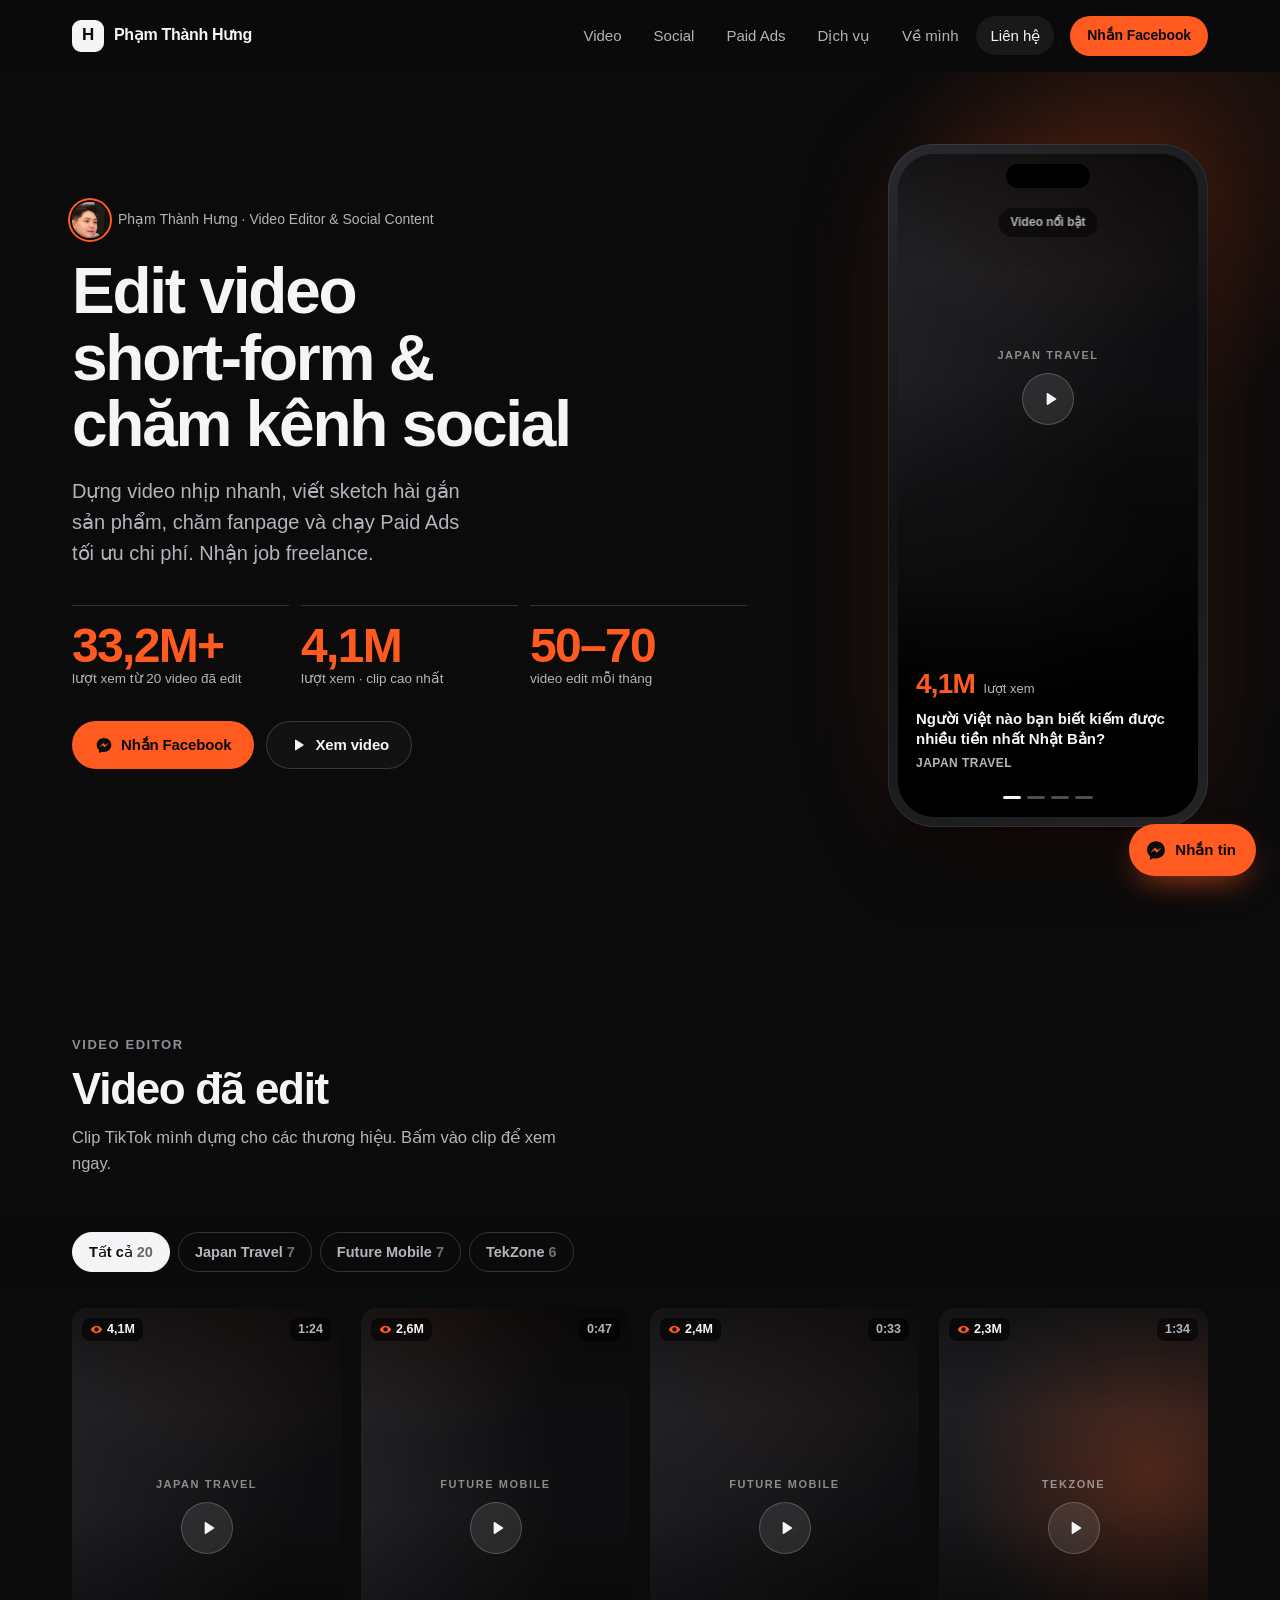
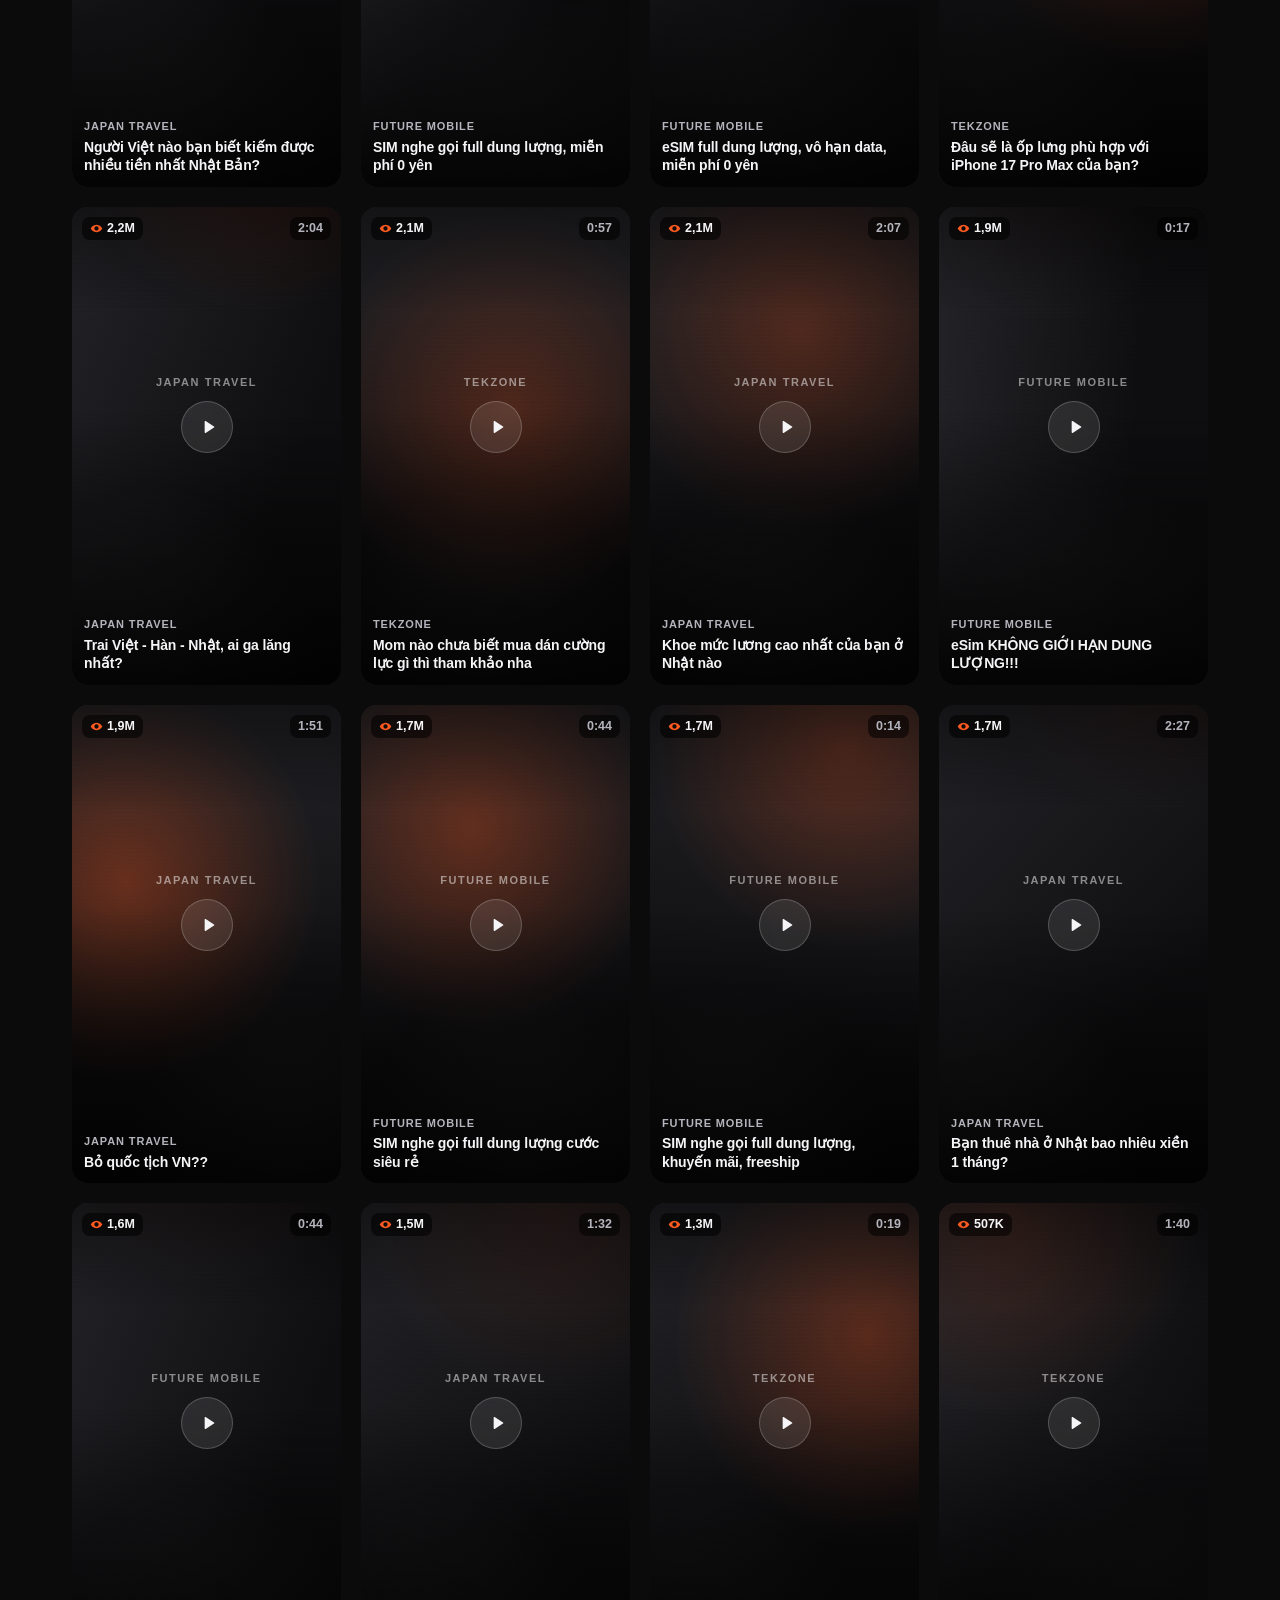
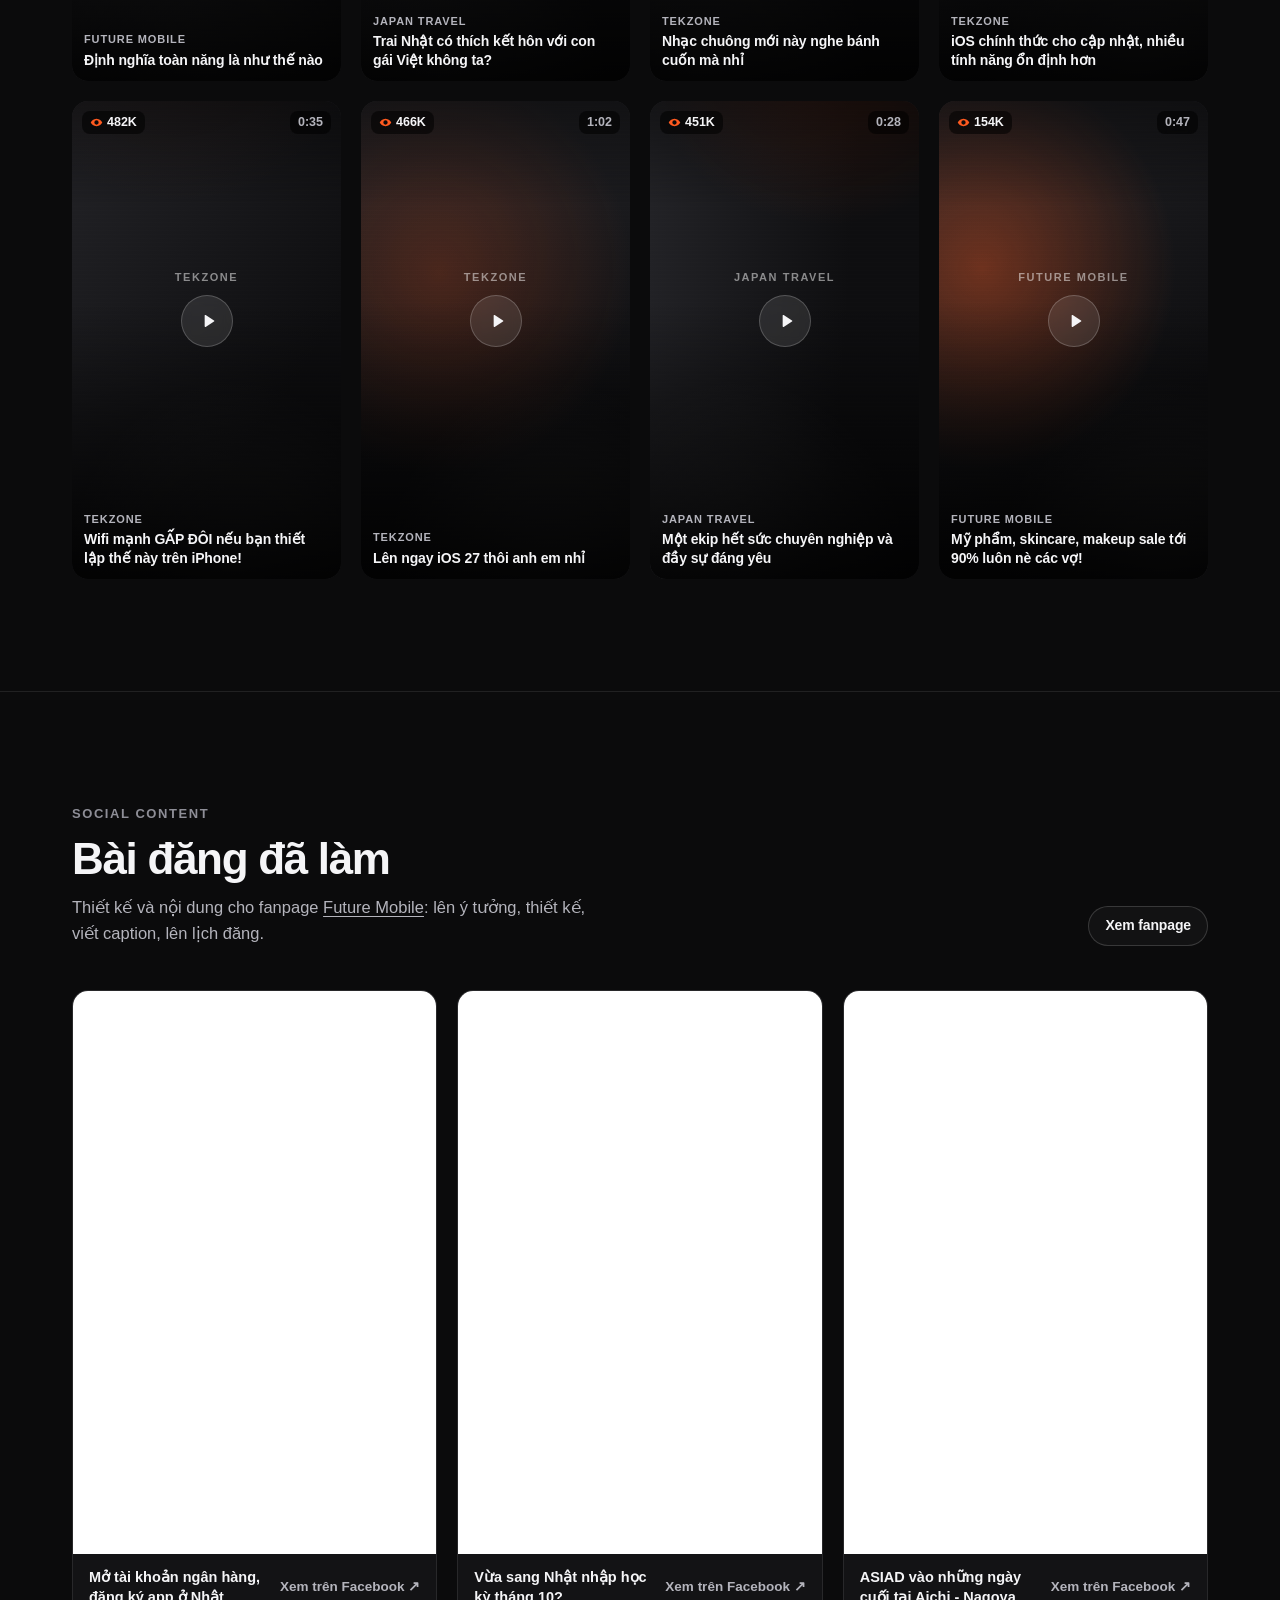
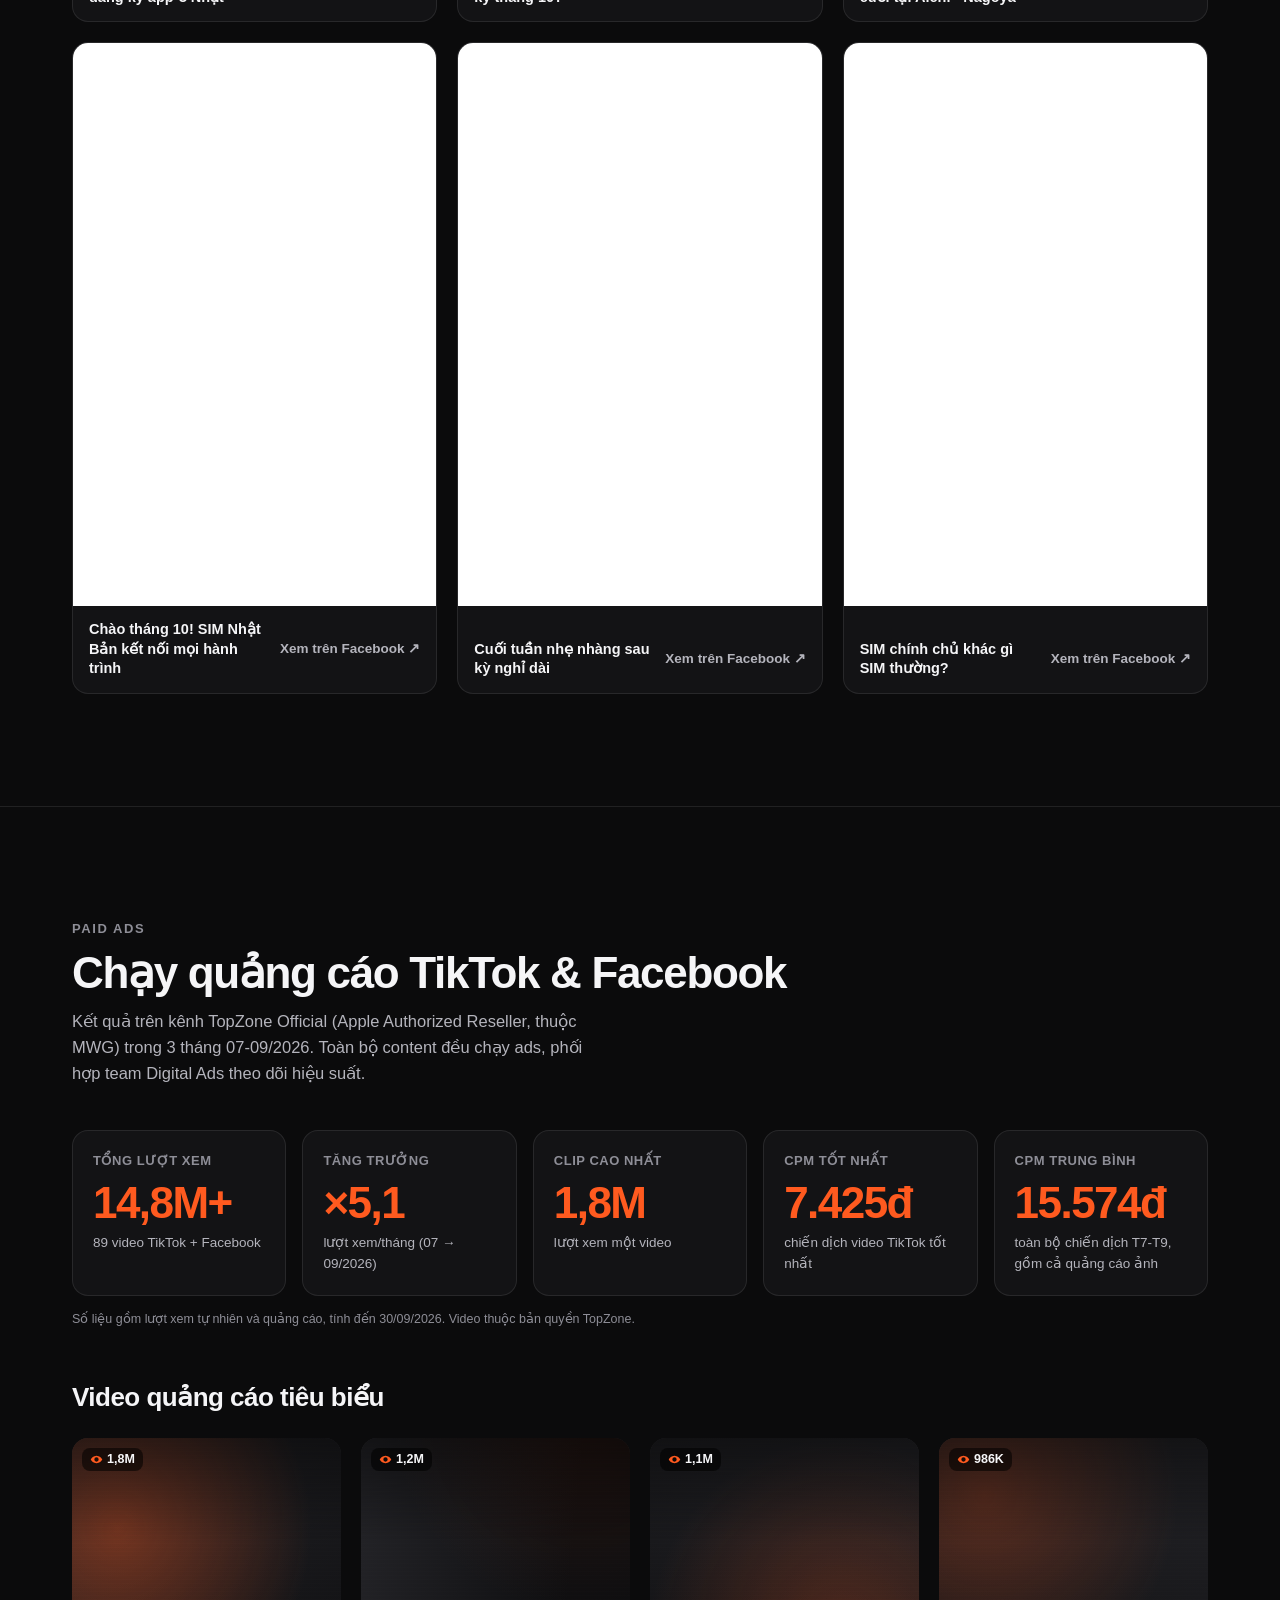
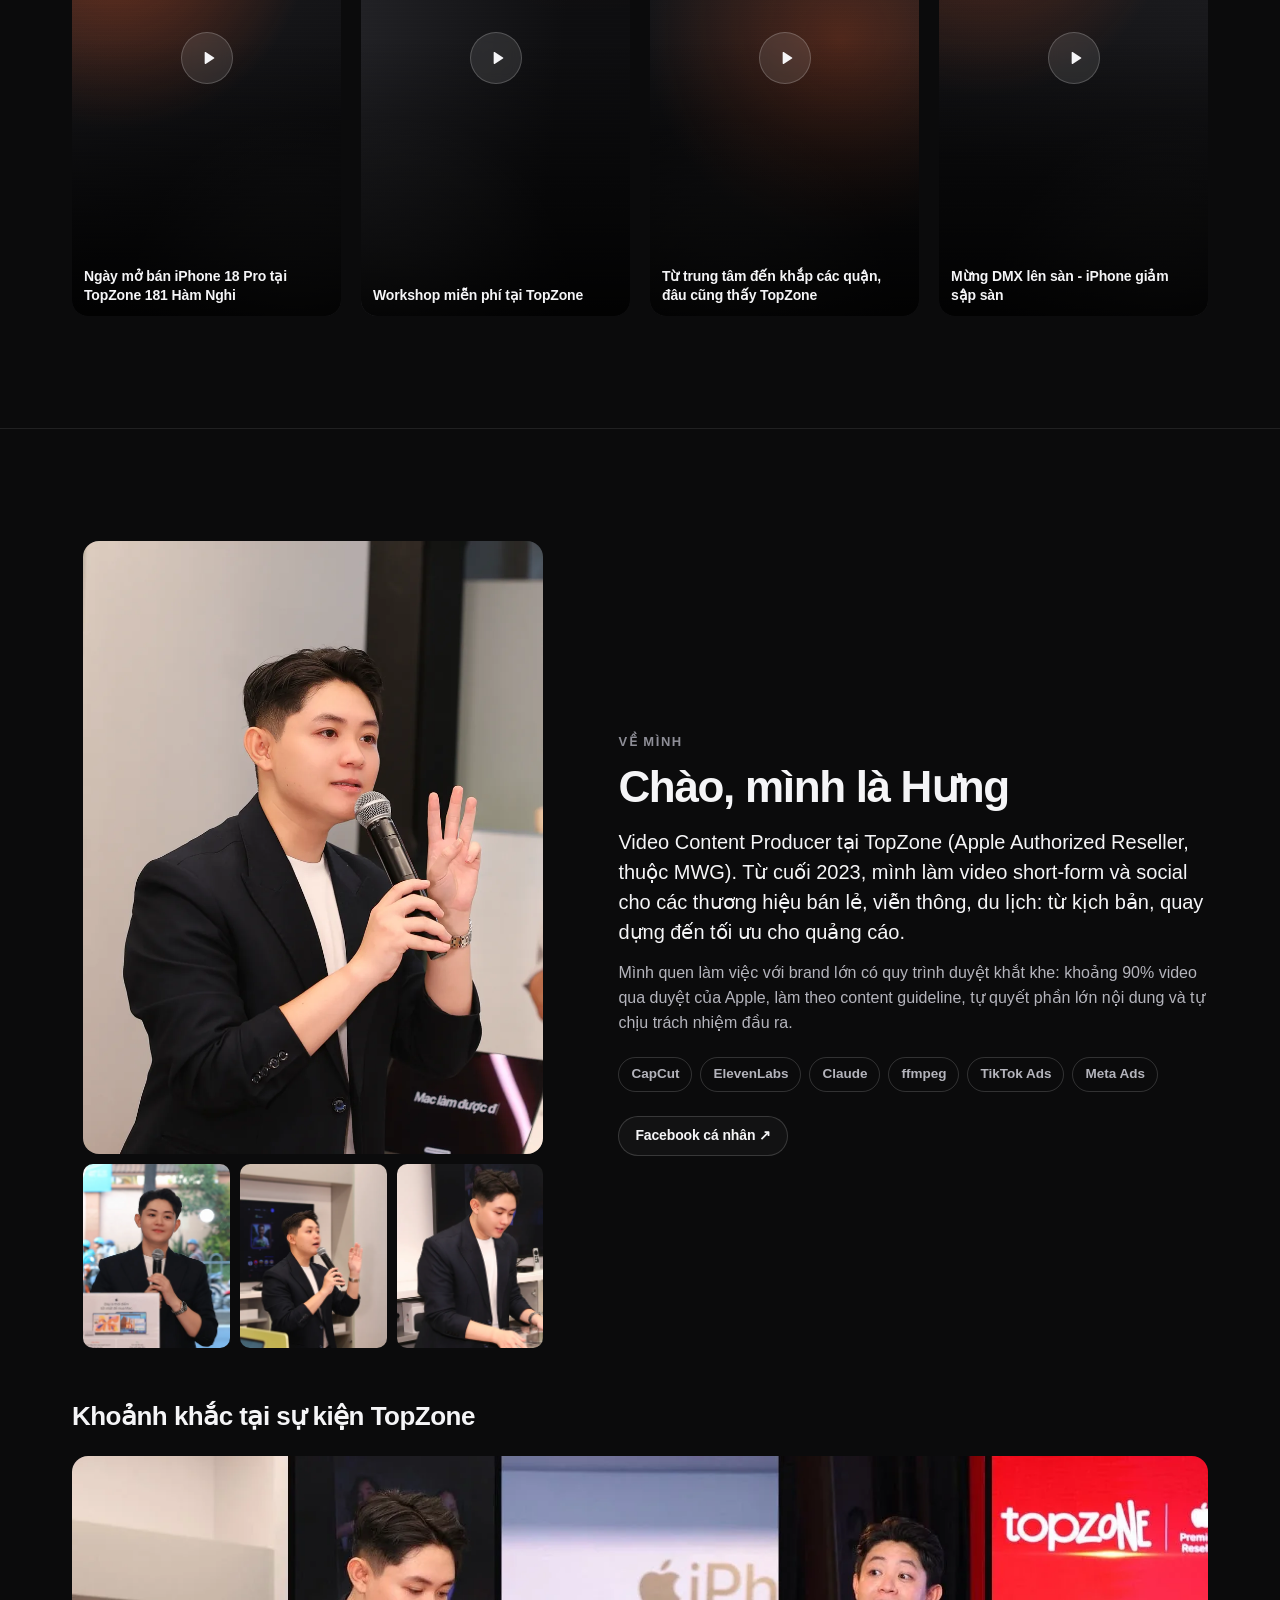
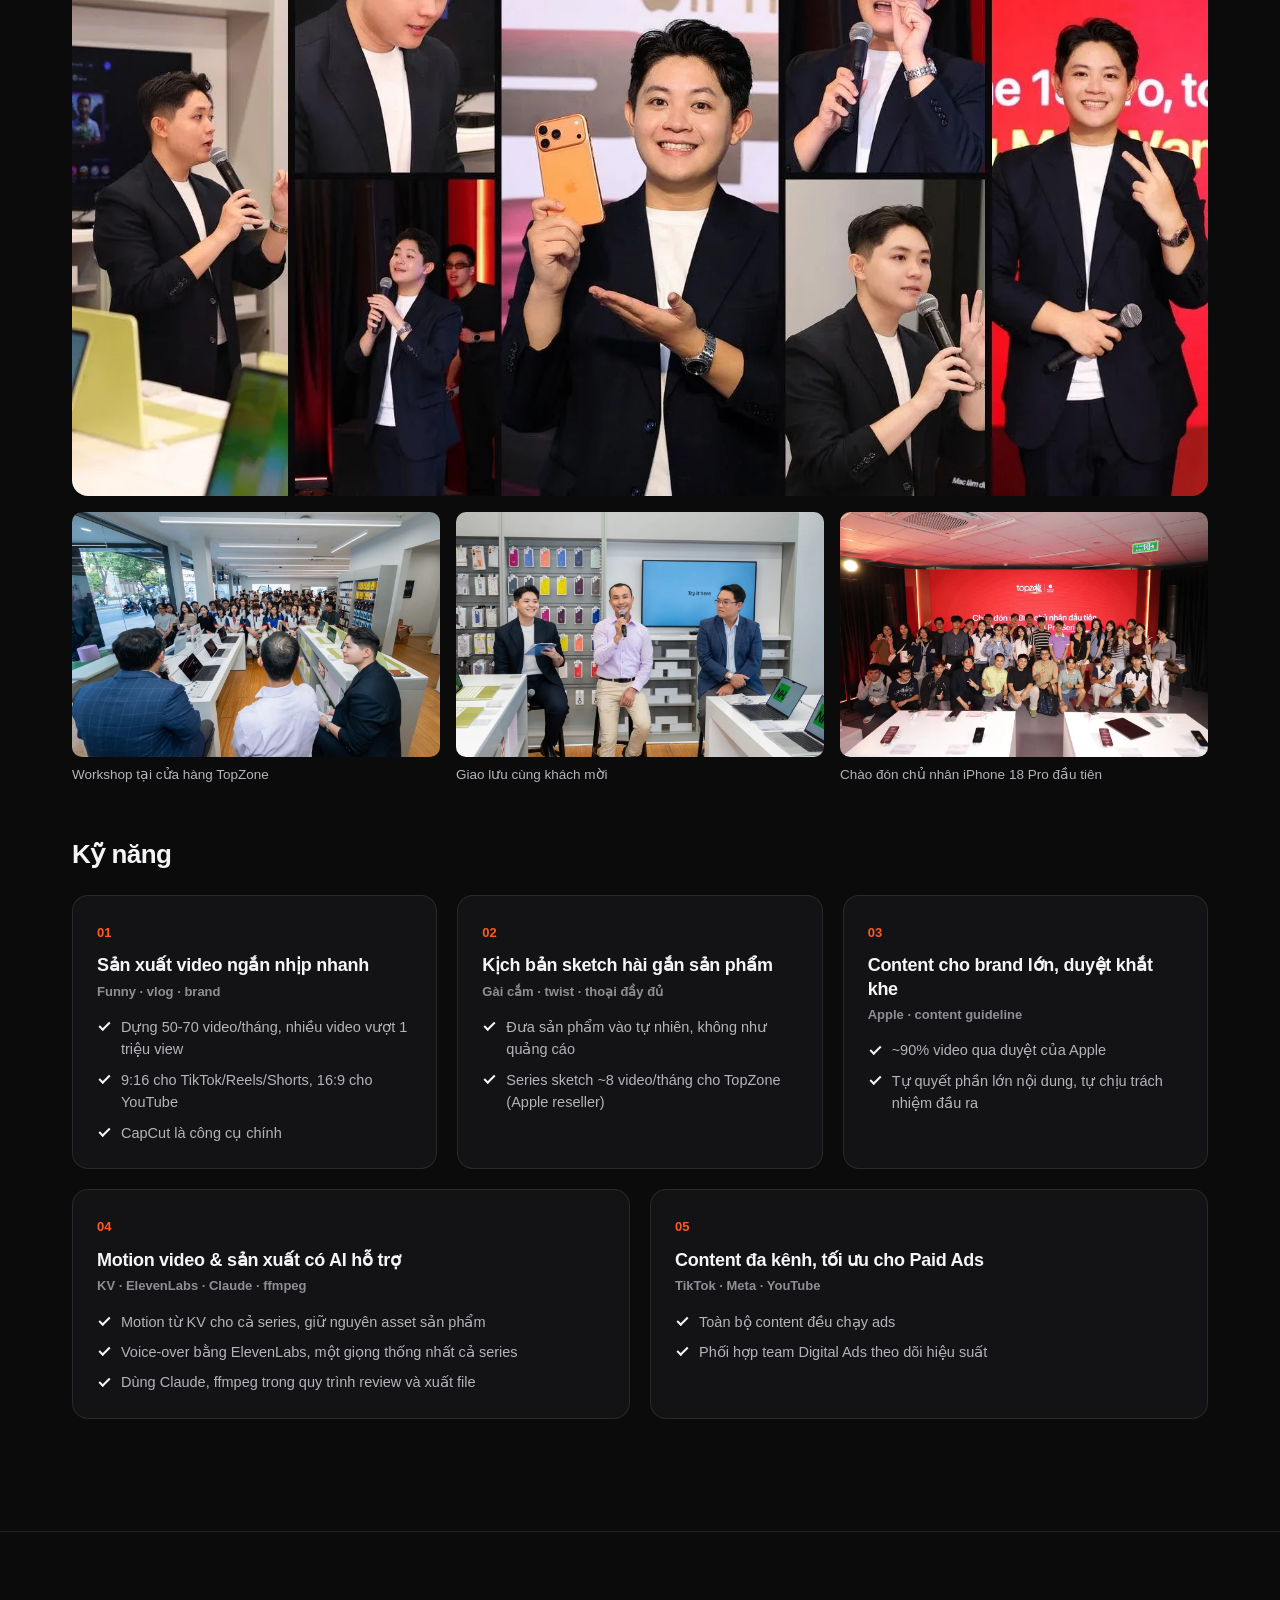
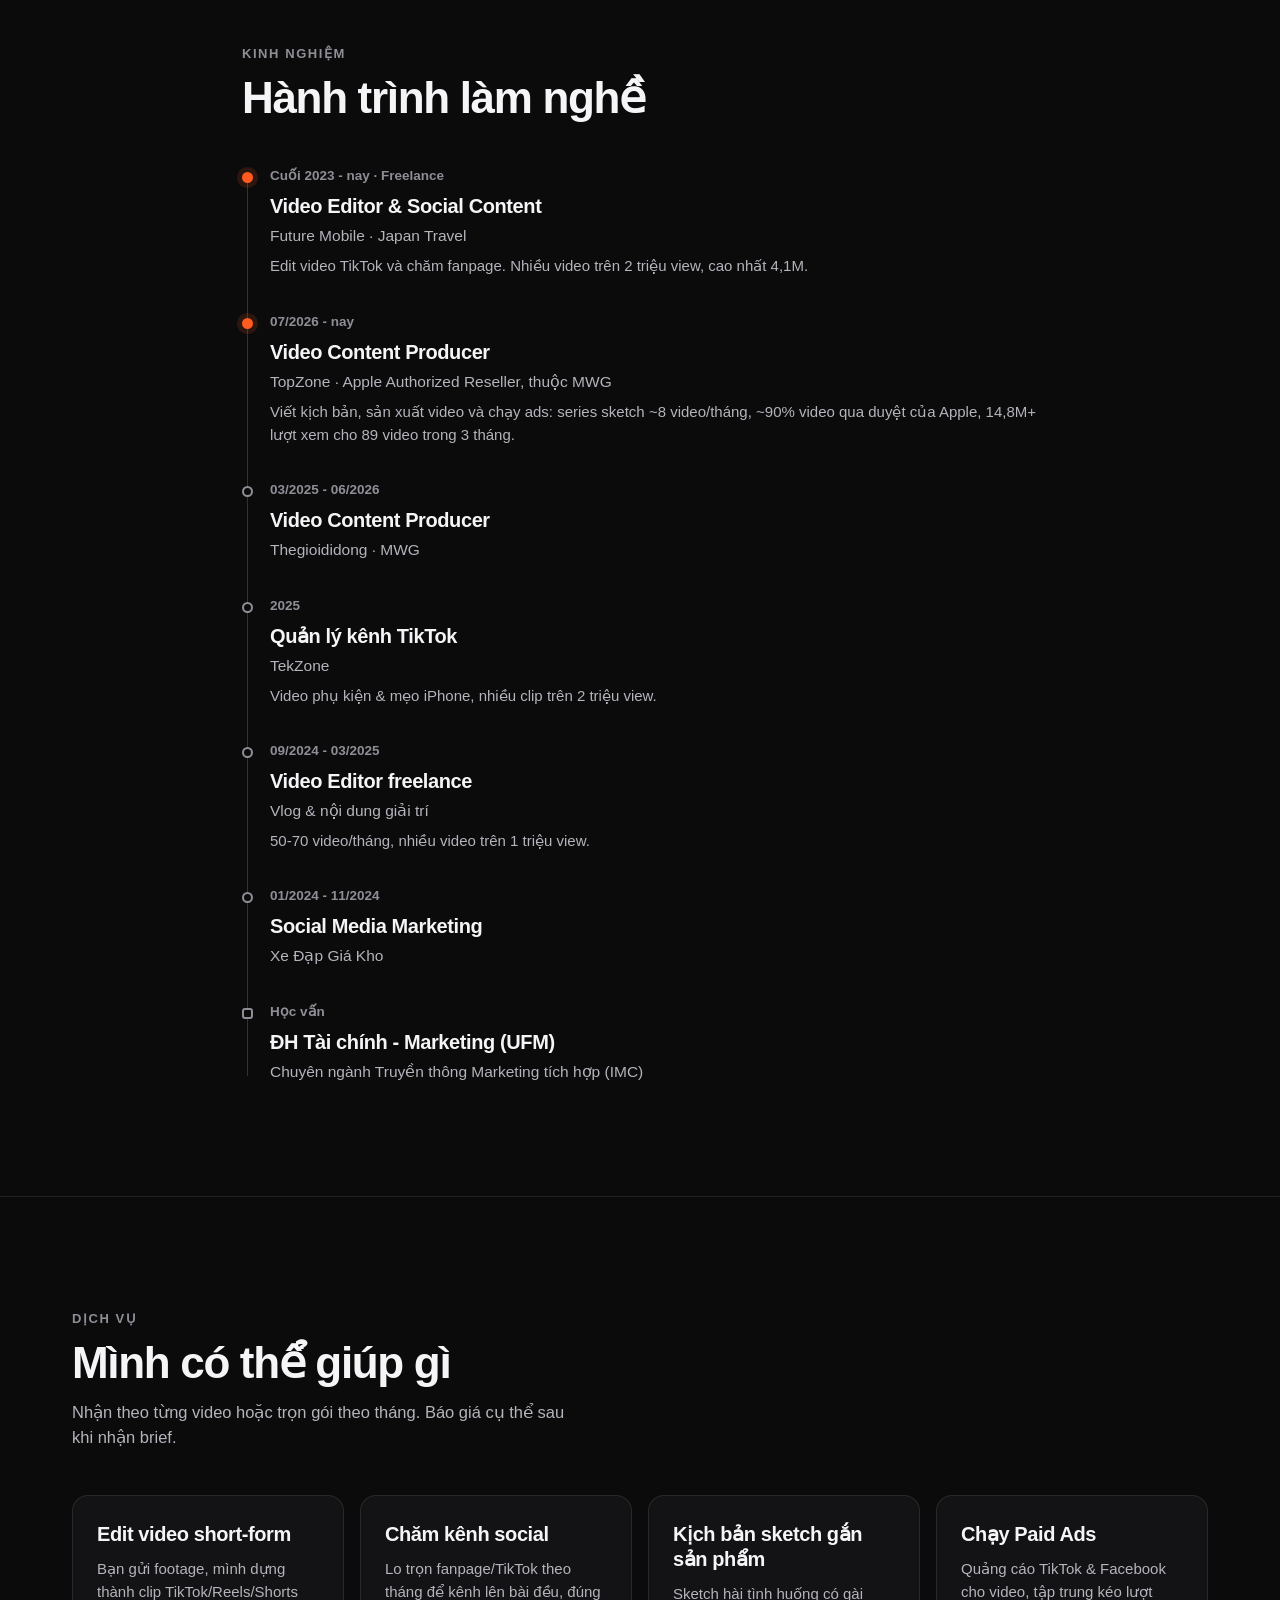
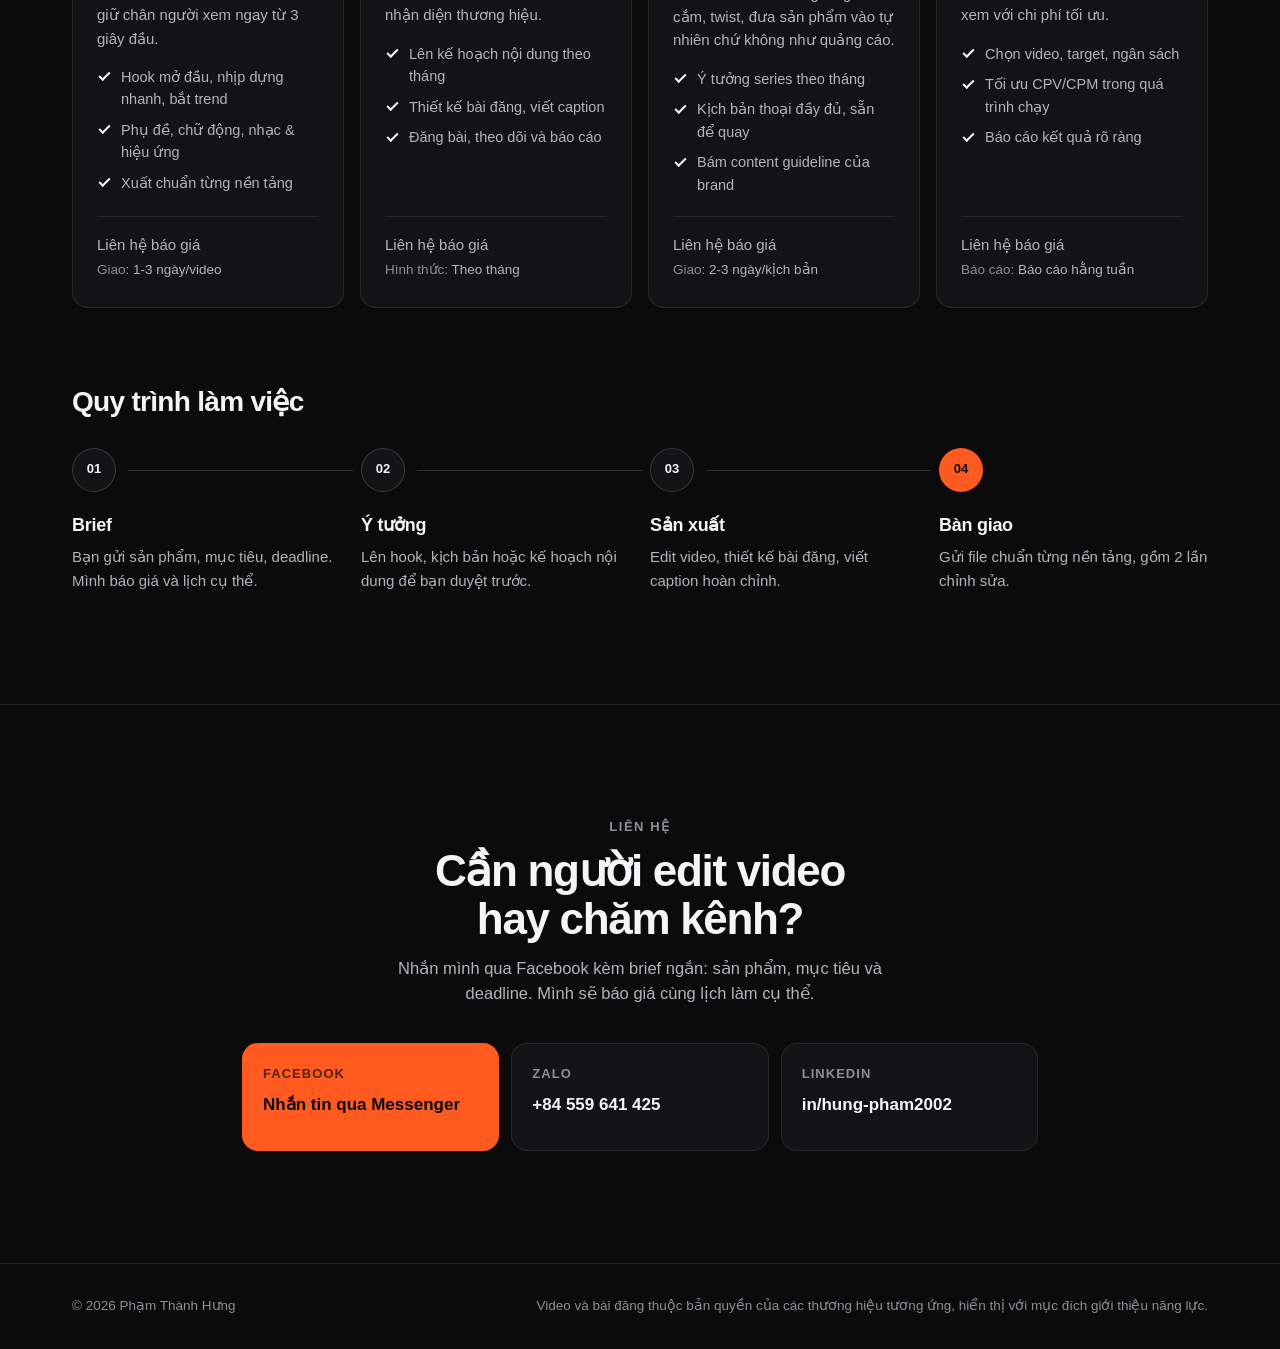
<file: index.html>
<!doctype html>
<html lang="vi">
<head>
  <meta charset="utf-8">
  <meta name="viewport" content="width=device-width, initial-scale=1, viewport-fit=cover">
  <title>Phạm Thành Hưng · Video Editor &amp; Social Content</title>
  <meta name="description" content="Video Editor &amp; Social Content: dựng video TikTok/Reels, chăm kênh fanpage, chạy Paid Ads. 33M+ lượt xem từ 20 video đã edit, clip cao nhất 4,1M.">
  <meta name="theme-color" content="#0B0B0C">
  <meta name="color-scheme" content="dark">
  <link rel="canonical" href="https://phamthanhhung250402-del.github.io/portfolio/">

  <!-- Open Graph / Zalo / Facebook -->
  <meta property="og:type" content="website">
  <meta property="og:locale" content="vi_VN">
  <meta property="og:site_name" content="Phạm Thành Hưng">
  <meta property="og:title" content="Phạm Thành Hưng · Video Editor &amp; Social Content">
  <meta property="og:description" content="Dựng video TikTok/Reels, chăm kênh social, chạy Paid Ads. 33M+ lượt xem từ 20 video đã edit.">
  <meta property="og:url" content="https://phamthanhhung250402-del.github.io/portfolio/">
  <meta property="og:image" content="https://phamthanhhung250402-del.github.io/portfolio/assets/og-image.jpg">
  <meta property="og:image:width" content="1200">
  <meta property="og:image:height" content="630">
  <meta property="og:image:alt" content="Phạm Thành Hưng - Video Editor &amp; Social Content">
  <!-- Twitter / X -->
  <meta name="twitter:card" content="summary_large_image">
  <meta name="twitter:title" content="Phạm Thành Hưng · Video Editor &amp; Social Content">
  <meta name="twitter:description" content="Dựng video TikTok/Reels, chăm kênh social, chạy Paid Ads.">
  <meta name="twitter:image" content="https://phamthanhhung250402-del.github.io/portfolio/assets/og-image.jpg">

  <link rel="icon" href="assets/favicon.svg" type="image/svg+xml">
  <link rel="icon" href="assets/favicon-32.png" sizes="32x32" type="image/png">
  <link rel="apple-touch-icon" href="assets/apple-touch-icon.png">
  <link rel="preload" href="data/clips.json" as="fetch" crossorigin>
  <link rel="stylesheet" href="css/style.css">
  <script src="js/config.js" defer></script>
  <script src="js/main.js" defer></script>
</head>
<body>
  <a class="skip-link" href="#main">Bỏ qua, đến nội dung chính</a>

  <header class="site-header" id="top">
    <div class="container header-inner">
      <a class="brand" href="#top">
        <span class="brand-mark" aria-hidden="true">H</span>
        <span class="brand-name">Phạm Thành Hưng</span>
      </a>
      <button class="menu-toggle" type="button" aria-expanded="false" aria-controls="site-nav">
        <span class="menu-toggle-bars" aria-hidden="true"></span>
        <span class="sr-only">Mở menu</span>
      </button>
      <nav class="site-nav" id="site-nav" aria-label="Menu chính">
        <a href="#video">Video</a>
        <a href="#social">Social</a>
        <a href="#paid-ads">Paid Ads</a>
        <a href="#dich-vu">Dịch vụ</a>
        <a href="#ve-minh">Về mình</a>
        <a href="#lien-he">Liên hệ</a>
      </nav>
      <a class="btn btn-primary btn-sm header-cta" data-contact="messenger" href="#lien-he" target="_blank" rel="noopener">Nhắn Facebook</a>
    </div>
  </header>

  <main id="main">
    <!-- HERO -->
    <section class="hero" aria-labelledby="hero-title">
      <div class="container hero-grid">
        <div class="hero-text">
          <p class="eyebrow"><img class="eyebrow-avatar" src="assets/photos/hung-avatar.webp" width="36" height="36" alt="Ảnh Phạm Thành Hưng" fetchpriority="high"><span><span class="eyebrow-name">Phạm Thành Hưng · </span>Video Editor &amp; Social Content</span></p>
          <h1 id="hero-title">Edit video short&#8209;form &amp; chăm kênh social</h1>
          <p class="hero-sub">Dựng video nhịp nhanh, viết sketch hài gắn sản phẩm, chăm fanpage và chạy Paid Ads tối ưu chi phí. Nhận job freelance.</p>

          <dl class="stats" aria-label="Số liệu nổi bật">
            <div class="stat">
              <dt class="sr-only">Tổng lượt xem các clip đã edit</dt>
              <dd class="stat-value"><span class="countup" id="stat-total" data-decimals="1" data-suffix="M+">33,2M+</span></dd>
              <dd class="stat-label">lượt xem từ <span id="stat-count">20</span> video đã edit</dd>
            </div>
            <div class="stat">
              <dt class="sr-only">Clip cao nhất</dt>
              <dd class="stat-value"><span class="countup" id="stat-top" data-decimals="1" data-suffix="M">4,1M</span></dd>
              <dd class="stat-label">lượt xem · clip cao nhất</dd>
            </div>
            <div class="stat">
              <dt class="sr-only">Công suất</dt>
              <dd class="stat-value"><span>50–70</span></dd>
              <dd class="stat-label">video edit mỗi tháng</dd>
            </div>
          </dl>

          <div class="hero-ctas">
            <a class="btn btn-primary" data-contact="messenger" href="#lien-he" target="_blank" rel="noopener">
              <svg class="icon" aria-hidden="true" viewBox="0 0 24 24"><path d="M12 2.5C6.5 2.5 2.3 6.5 2.3 11.8c0 2.8 1.1 5.2 3 6.8v3.2c0 .4.4.7.8.5l3-1.4c.9.3 1.9.4 2.9.4 5.5 0 9.7-4 9.7-9.3S17.5 2.5 12 2.5zm1 12.4-2.5-2.7-4.8 2.7 5.3-5.6 2.5 2.7 4.8-2.7-5.3 5.6z" fill="currentColor"/></svg>
              Nhắn Facebook
            </a>
            <a class="btn btn-ghost" href="#video">
              <svg class="icon" aria-hidden="true" viewBox="0 0 24 24"><path d="M8 5.6v12.8a.8.8 0 0 0 1.2.7l10-6.4a.8.8 0 0 0 0-1.4l-10-6.4A.8.8 0 0 0 8 5.6z" fill="currentColor"/></svg>
              Xem video
            </a>
          </div>
        </div>

        <div class="hero-media">
          <div class="phone" id="showreel">
            <div class="phone-screen" id="showreel-screen"></div>
            <span class="phone-notch" aria-hidden="true"></span>
          </div>
        </div>
      </div>
    </section>

    <!-- VIDEO ĐÃ EDIT -->
    <section class="section clips-section" id="video" aria-labelledby="video-title">
      <div class="container">
        <div class="section-head">
          <p class="kicker">Video Editor</p>
          <h2 id="video-title">Video đã edit</h2>
          <p class="section-desc">Clip TikTok mình dựng cho các thương hiệu. Bấm vào clip để xem ngay.</p>
        </div>
      </div>
      <div class="filter-bar" id="filter-bar">
        <div class="container">
          <div class="filters" id="filters" role="group" aria-label="Lọc video theo thương hiệu">
            <button type="button" class="chip" data-filter="all" aria-pressed="true">Tất cả</button>
          </div>
        </div>
      </div>
      <div class="container">
        <p class="sr-only" id="clip-count" aria-live="polite"></p>
        <ul class="clip-grid" id="clip-grid"></ul>
      </div>
    </section>

    <!-- SOCIAL -->
    <section class="section" id="social" aria-labelledby="social-title">
      <div class="container">
        <div class="section-head section-head-row">
          <div>
            <p class="kicker">Social Content</p>
            <h2 id="social-title">Bài đăng đã làm</h2>
            <p class="section-desc">Thiết kế và nội dung cho fanpage <a data-social-page href="https://www.facebook.com/Future.Mobile.Official" target="_blank" rel="noopener">Future Mobile</a>: lên ý tưởng, thiết kế, viết caption, lên lịch đăng.</p>
          </div>
          <a class="btn btn-ghost btn-sm" data-social-page href="https://www.facebook.com/Future.Mobile.Official" target="_blank" rel="noopener">Xem fanpage</a>
        </div>
        <ul class="post-grid" id="post-grid"></ul>
      </div>
    </section>

    <!-- PAID ADS -->
    <section class="section ads-section" id="paid-ads" aria-labelledby="ads-title">
      <div class="container">
        <div class="section-head">
          <p class="kicker">Paid Ads</p>
          <h2 id="ads-title">Chạy quảng cáo TikTok &amp; Facebook</h2>
          <p class="section-desc">Kết quả trên kênh TopZone Official (Apple Authorized Reseller, thuộc MWG) trong 3 tháng 07-09/2026. Toàn bộ content đều chạy ads, phối hợp team Digital Ads theo dõi hiệu suất.</p>
        </div>
        <dl class="ads-stats" id="ads-stats">
          <div class="ads-stat">
            <dt>Tổng lượt xem</dt>
            <dd class="ads-value"><span class="countup" data-to="14.8" data-decimals="1" data-suffix="M+">14,8M+</span></dd>
            <dd class="ads-note">89 video TikTok + Facebook</dd>
          </div>
          <div class="ads-stat">
            <dt>Tăng trưởng</dt>
            <dd class="ads-value"><span class="countup" data-to="5.1" data-decimals="1" data-prefix="×">×5,1</span></dd>
            <dd class="ads-note">lượt xem/tháng (07 → 09/2026)</dd>
          </div>
          <div class="ads-stat">
            <dt>Clip cao nhất</dt>
            <dd class="ads-value"><span class="countup" data-to="1.8" data-decimals="1" data-suffix="M">1,8M</span></dd>
            <dd class="ads-note">lượt xem một video</dd>
          </div>
          <div class="ads-stat" data-ads-metric="cpmBest" hidden>
            <dt data-ads-label>CPM tốt nhất</dt>
            <dd class="ads-value" data-ads-value></dd>
            <dd class="ads-note" data-ads-note>chi phí cho 1.000 lượt hiển thị</dd>
          </div>
          <div class="ads-stat" data-ads-metric="cpm" hidden>
            <dt data-ads-label>CPM trung bình</dt>
            <dd class="ads-value" data-ads-value></dd>
            <dd class="ads-note" data-ads-note>chi phí cho 1.000 lượt hiển thị</dd>
          </div>
        </dl>
        <p class="stats-note">Số liệu gồm lượt xem tự nhiên và quảng cáo, tính đến 30/09/2026. Video thuộc bản quyền TopZone.</p>
        <h3 class="sub-title" id="ads-clips-title" hidden>Video quảng cáo tiêu biểu</h3>
        <ul class="clip-grid ads-grid" id="ads-grid"></ul>
      </div>
    </section>

    <!-- VỀ MÌNH + KỸ NĂNG -->
    <section class="section about" id="ve-minh" aria-labelledby="about-title">
      <div class="container">
        <div class="about-grid">
          <div class="about-photos">
            <img class="photo-main" src="assets/photos/hung-main.webp" width="900" height="1200" loading="lazy" decoding="async" alt="Phạm Thành Hưng cầm micro giới thiệu sản phẩm tại workshop TopZone">
            <div class="photo-strip">
              <img src="assets/photos/hung-podium.webp" width="600" height="750" loading="lazy" decoding="async" alt="Hưng cầm micro trước bảng giới thiệu Mac">
              <img src="assets/photos/hung-talk.webp" width="600" height="750" loading="lazy" decoding="async" alt="Hưng nói chuyện cùng khách tham dự workshop">
              <img src="assets/photos/hung-ballot.webp" width="600" height="750" loading="lazy" decoding="async" alt="Hưng chuẩn bị thùng bốc thăm quà tại sự kiện">
            </div>
          </div>
          <div class="about-text">
            <p class="kicker">Về mình</p>
            <h2 id="about-title">Chào, mình là Hưng</h2>
            <p class="about-lead">Video Content Producer tại TopZone (Apple Authorized Reseller, thuộc MWG). Từ cuối 2023, mình làm video short-form và social cho các thương hiệu bán lẻ, viễn thông, du lịch: từ kịch bản, quay dựng đến tối ưu cho quảng cáo.</p>
            <p class="about-body">Mình quen làm việc với brand lớn có quy trình duyệt khắt khe: khoảng 90% video qua duyệt của Apple, làm theo content guideline, tự quyết phần lớn nội dung và tự chịu trách nhiệm đầu ra.</p>
            <ul class="tools" aria-label="Công cụ">
              <li>CapCut</li><li>ElevenLabs</li><li>Claude</li><li>ffmpeg</li><li>TikTok Ads</li><li>Meta Ads</li>
            </ul>
            <a class="btn btn-ghost btn-sm" data-contact="facebook" href="https://www.facebook.com/thanhhung250402/" target="_blank" rel="noopener">Facebook cá nhân ↗</a>
          </div>
        </div>

        <div class="moments">
          <h3 class="sub-title">Khoảnh khắc tại sự kiện TopZone</h3>
          <img class="moments-banner" src="assets/photos/collage.webp" width="1640" height="924" loading="lazy" decoding="async" alt="Bộ ảnh Hưng tại các sự kiện ra mắt sản phẩm của TopZone">
          <ul class="moments-grid">
            <li><figure><img src="assets/photos/event-workshop.webp" width="1200" height="800" loading="lazy" decoding="async" alt="Workshop đông kín người tham dự tại cửa hàng TopZone"><figcaption>Workshop tại cửa hàng TopZone</figcaption></figure></li>
            <li><figure><img src="assets/photos/event-panel.webp" width="1200" height="800" loading="lazy" decoding="async" alt="Hưng ngồi cùng khách mời trong phần giao lưu"><figcaption>Giao lưu cùng khách mời</figcaption></figure></li>
            <li><figure><img src="assets/photos/event-launch.webp" width="1200" height="800" loading="lazy" decoding="async" alt="Ảnh nhóm chào đón chủ nhân iPhone 18 Pro đầu tiên tại TopZone"><figcaption>Chào đón chủ nhân iPhone 18 Pro đầu tiên</figcaption></figure></li>
          </ul>
        </div>

        <h3 class="sub-title" id="skills-title">Kỹ năng</h3>
        <ol class="skills" aria-labelledby="skills-title">
          <li class="skill">
            <span class="skill-num" aria-hidden="true">01</span>
            <h4>Sản xuất video ngắn nhịp nhanh</h4>
            <p class="skill-tag">Funny · vlog · brand</p>
            <ul class="ticks">
              <li>Dựng 50-70 video/tháng, nhiều video vượt 1 triệu view</li>
              <li>9:16 cho TikTok/Reels/Shorts, 16:9 cho YouTube</li>
              <li>CapCut là công cụ chính</li>
            </ul>
          </li>
          <li class="skill">
            <span class="skill-num" aria-hidden="true">02</span>
            <h4>Kịch bản sketch hài gắn sản phẩm</h4>
            <p class="skill-tag">Gài cắm · twist · thoại đầy đủ</p>
            <ul class="ticks">
              <li>Đưa sản phẩm vào tự nhiên, không như quảng cáo</li>
              <li>Series sketch ~8 video/tháng cho TopZone (Apple reseller)</li>
            </ul>
          </li>
          <li class="skill">
            <span class="skill-num" aria-hidden="true">03</span>
            <h4>Content cho brand lớn, duyệt khắt khe</h4>
            <p class="skill-tag">Apple · content guideline</p>
            <ul class="ticks">
              <li>~90% video qua duyệt của Apple</li>
              <li>Tự quyết phần lớn nội dung, tự chịu trách nhiệm đầu ra</li>
            </ul>
          </li>
          <li class="skill">
            <span class="skill-num" aria-hidden="true">04</span>
            <h4>Motion video &amp; sản xuất có AI hỗ trợ</h4>
            <p class="skill-tag">KV · ElevenLabs · Claude · ffmpeg</p>
            <ul class="ticks">
              <li>Motion từ KV cho cả series, giữ nguyên asset sản phẩm</li>
              <li>Voice-over bằng ElevenLabs, một giọng thống nhất cả series</li>
              <li>Dùng Claude, ffmpeg trong quy trình review và xuất file</li>
            </ul>
          </li>
          <li class="skill">
            <span class="skill-num" aria-hidden="true">05</span>
            <h4>Content đa kênh, tối ưu cho Paid Ads</h4>
            <p class="skill-tag">TikTok · Meta · YouTube</p>
            <ul class="ticks">
              <li>Toàn bộ content đều chạy ads</li>
              <li>Phối hợp team Digital Ads theo dõi hiệu suất</li>
            </ul>
          </li>
        </ol>
      </div>
    </section>

    <!-- KINH NGHIỆM -->
    <section class="section" id="kinh-nghiem" aria-labelledby="exp-title">
      <div class="container narrow">
        <div class="section-head">
          <p class="kicker">Kinh nghiệm</p>
          <h2 id="exp-title">Hành trình làm nghề</h2>
        </div>
        <ol class="timeline">
          <li class="tl-item is-current">
            <p class="tl-date">Cuối 2023 - nay · Freelance</p>
            <h3>Video Editor &amp; Social Content</h3>
            <p class="tl-org">Future Mobile · Japan Travel</p>
            <p class="tl-desc">Edit video TikTok và chăm fanpage. Nhiều video trên 2 triệu view, cao nhất 4,1M.</p>
          </li>
          <li class="tl-item is-current">
            <p class="tl-date">07/2026 - nay</p>
            <h3>Video Content Producer</h3>
            <p class="tl-org">TopZone · Apple Authorized Reseller, thuộc MWG</p>
            <p class="tl-desc">Viết kịch bản, sản xuất video và chạy ads: series sketch ~8 video/tháng, ~90% video qua duyệt của Apple, 14,8M+ lượt xem cho 89 video trong 3 tháng.</p>
          </li>
          <li class="tl-item">
            <p class="tl-date">03/2025 - 06/2026</p>
            <h3>Video Content Producer</h3>
            <p class="tl-org">Thegioididong · MWG</p>
          </li>
          <li class="tl-item">
            <p class="tl-date">2025</p>
            <h3>Quản lý kênh TikTok</h3>
            <p class="tl-org">TekZone</p>
            <p class="tl-desc">Video phụ kiện &amp; mẹo iPhone, nhiều clip trên 2 triệu view.</p>
          </li>
          <li class="tl-item">
            <p class="tl-date">09/2024 - 03/2025</p>
            <h3>Video Editor freelance</h3>
            <p class="tl-org">Vlog &amp; nội dung giải trí</p>
            <p class="tl-desc">50-70 video/tháng, nhiều video trên 1 triệu view.</p>
          </li>
          <li class="tl-item">
            <p class="tl-date">01/2024 - 11/2024</p>
            <h3>Social Media Marketing</h3>
            <p class="tl-org">Xe Đạp Giá Kho</p>
          </li>
          <li class="tl-item is-edu">
            <p class="tl-date">Học vấn</p>
            <h3>ĐH Tài chính - Marketing (UFM)</h3>
            <p class="tl-org">Chuyên ngành Truyền thông Marketing tích hợp (IMC)</p>
          </li>
        </ol>
      </div>
    </section>

    <!-- DỊCH VỤ -->
    <section class="section" id="dich-vu" aria-labelledby="services-title">
      <div class="container">
        <div class="section-head">
          <p class="kicker">Dịch vụ</p>
          <h2 id="services-title">Mình có thể giúp gì</h2>
          <p class="section-desc">Nhận theo từng video hoặc trọn gói theo tháng. Báo giá cụ thể sau khi nhận brief.</p>
        </div>
        <ul class="services">
          <li class="service">
            <h3>Edit video short-form</h3>
            <p>Bạn gửi footage, mình dựng thành clip TikTok/Reels/Shorts giữ chân người xem ngay từ 3 giây đầu.</p>
            <ul class="ticks">
              <li>Hook mở đầu, nhịp dựng nhanh, bắt trend</li>
              <li>Phụ đề, chữ động, nhạc &amp; hiệu ứng</li>
              <li>Xuất chuẩn từng nền tảng</li>
            </ul>
            <div class="service-meta">
              <p class="price" data-price="edit">Liên hệ báo giá</p>
              <p class="delivery">Giao: <span data-delivery="edit">1-3 ngày/video</span></p>
            </div>
          </li>
          <li class="service">
            <h3>Chăm kênh social</h3>
            <p>Lo trọn fanpage/TikTok theo tháng để kênh lên bài đều, đúng nhận diện thương hiệu.</p>
            <ul class="ticks">
              <li>Lên kế hoạch nội dung theo tháng</li>
              <li>Thiết kế bài đăng, viết caption</li>
              <li>Đăng bài, theo dõi và báo cáo</li>
            </ul>
            <div class="service-meta">
              <p class="price" data-price="social">Liên hệ báo giá</p>
              <p class="delivery">Hình thức: <span data-delivery="social">Theo tháng</span></p>
            </div>
          </li>
          <li class="service">
            <h3>Kịch bản sketch gắn sản phẩm</h3>
            <p>Sketch hài tình huống có gài cắm, twist, đưa sản phẩm vào tự nhiên chứ không như quảng cáo.</p>
            <ul class="ticks">
              <li>Ý tưởng series theo tháng</li>
              <li>Kịch bản thoại đầy đủ, sẵn để quay</li>
              <li>Bám content guideline của brand</li>
            </ul>
            <div class="service-meta">
              <p class="price" data-price="script">Liên hệ báo giá</p>
              <p class="delivery">Giao: <span data-delivery="script">2-3 ngày/kịch bản</span></p>
            </div>
          </li>
          <li class="service">
            <h3>Chạy Paid Ads</h3>
            <p>Quảng cáo TikTok &amp; Facebook cho video, tập trung kéo lượt xem với chi phí tối ưu.</p>
            <ul class="ticks">
              <li>Chọn video, target, ngân sách</li>
              <li>Tối ưu CPV/CPM trong quá trình chạy</li>
              <li>Báo cáo kết quả rõ ràng</li>
            </ul>
            <div class="service-meta">
              <p class="price" data-price="ads">Liên hệ báo giá</p>
              <p class="delivery">Báo cáo: <span data-delivery="ads">Báo cáo hằng tuần</span></p>
            </div>
          </li>
        </ul>

        <div class="process-wrap">
          <h3 class="process-title">Quy trình làm việc</h3>
          <ol class="process">
            <li>
              <span class="step-num" aria-hidden="true">01</span>
              <h4>Brief</h4>
              <p>Bạn gửi sản phẩm, mục tiêu, deadline. Mình báo giá và lịch cụ thể.</p>
            </li>
            <li>
              <span class="step-num" aria-hidden="true">02</span>
              <h4>Ý tưởng</h4>
              <p>Lên hook, kịch bản hoặc kế hoạch nội dung để bạn duyệt trước.</p>
            </li>
            <li>
              <span class="step-num" aria-hidden="true">03</span>
              <h4>Sản xuất</h4>
              <p>Edit video, thiết kế bài đăng, viết caption hoàn chỉnh.</p>
            </li>
            <li>
              <span class="step-num" aria-hidden="true">04</span>
              <h4>Bàn giao</h4>
              <p>Gửi file chuẩn từng nền tảng, gồm 2 lần chỉnh sửa.</p>
            </li>
          </ol>
        </div>
      </div>
    </section>

    <!-- LIÊN HỆ -->
    <section class="section contact" id="lien-he" aria-labelledby="contact-title">
      <div class="container narrow contact-inner">
        <p class="kicker">Liên hệ</p>
        <h2 id="contact-title">Cần người edit video hay chăm kênh?</h2>
        <p class="section-desc">Nhắn mình qua Facebook kèm brief ngắn: sản phẩm, mục tiêu và deadline. Mình sẽ báo giá cùng lịch làm cụ thể.</p>
        <ul class="contact-list" id="contact-list">
          <li>
            <a class="contact-card is-primary" data-contact="messenger" href="#lien-he" target="_blank" rel="noopener">
              <span class="contact-label">Facebook</span>
              <span class="contact-value">Nhắn tin qua Messenger</span>
            </a>
          </li>
          <li>
            <a class="contact-card" data-contact="zalo" href="#lien-he" target="_blank" rel="noopener">
              <span class="contact-label">Zalo</span>
              <span class="contact-value" data-contact-text="zalo">+84 559 641 425</span>
            </a>
          </li>
          <li data-contact-item="email" hidden>
            <a class="contact-card" data-contact="email" href="#lien-he">
              <span class="contact-label">Email</span>
              <span class="contact-value" data-contact-text="email"></span>
            </a>
          </li>
          <li>
            <a class="contact-card" data-contact="linkedin" href="https://www.linkedin.com/in/hung-pham2002/" target="_blank" rel="noopener">
              <span class="contact-label">LinkedIn</span>
              <span class="contact-value">in/hung-pham2002</span>
            </a>
          </li>
        </ul>
      </div>
    </section>
  </main>

  <footer class="site-footer">
    <div class="container footer-inner">
      <p>© <span id="year">2026</span> Phạm Thành Hưng</p>
      <p class="footer-note">Video và bài đăng thuộc bản quyền của các thương hiệu tương ứng, hiển thị với mục đích giới thiệu năng lực.</p>
    </div>
  </footer>

  <!-- Nút nhắn tin nổi (desktop/tablet) -->
  <a class="fab-zalo" data-contact="messenger" href="#lien-he" target="_blank" rel="noopener" aria-label="Nhắn Facebook">
    <svg aria-hidden="true" viewBox="0 0 24 24"><path d="M12 2.5C6.5 2.5 2.3 6.5 2.3 11.8c0 2.8 1.1 5.2 3 6.8v3.2c0 .4.4.7.8.5l3-1.4c.9.3 1.9.4 2.9.4 5.5 0 9.7-4 9.7-9.3S17.5 2.5 12 2.5zm1 12.4-2.5-2.7-4.8 2.7 5.3-5.6 2.5 2.7 4.8-2.7-5.3 5.6z" fill="currentColor"/></svg>
    <span>Nhắn tin</span>
  </a>

  <!-- Thanh CTA đáy (mobile) -->
  <div class="mobile-cta" role="region" aria-label="Liên hệ nhanh">
    <a class="btn btn-primary" data-contact="messenger" href="#lien-he" target="_blank" rel="noopener">Nhắn Facebook</a>
    <a class="btn btn-ghost" data-contact="zalo" href="#lien-he" target="_blank" rel="noopener">Zalo</a>
  </div>

  <!-- Lightbox -->
  <dialog class="lightbox" id="lightbox" aria-labelledby="lb-title">
    <div class="lb-panel" id="lb-panel">
      <div class="lb-handle" id="lb-handle" aria-hidden="true"><span></span></div>
      <button class="lb-close" type="button" id="lb-close" aria-label="Đóng video">
        <svg aria-hidden="true" viewBox="0 0 24 24"><path d="M6 6l12 12M18 6L6 18" stroke="currentColor" stroke-width="2" stroke-linecap="round"/></svg>
      </button>
      <div class="lb-frame" id="lb-frame"></div>
      <div class="lb-info">
        <h2 class="lb-title" id="lb-title"></h2>
        <p class="lb-meta" id="lb-meta"></p>
        <p class="lb-hint" id="lb-hint" hidden>Video không phát được? Một số video bị TikTok chặn phát bên ngoài, bấm "Xem trên TikTok" bên dưới.</p>
        <div class="lb-actions">
          <a class="btn btn-primary btn-sm" id="lb-tiktok" href="#" target="_blank" rel="noopener">Xem trên TikTok</a>
          <a class="btn btn-ghost btn-sm" id="lb-facebook" href="#" target="_blank" rel="noopener">Xem trên Facebook</a>
        </div>
      </div>
    </div>
  </dialog>
</body>
</html>
</file>
<file: css/style.css>
/* ============ Tokens ============ */
:root {
  --bg: #0B0B0C;
  --bg-2: #131315;
  --bg-3: #1B1B1E;
  --line: rgba(255, 255, 255, 0.09);
  --line-2: rgba(255, 255, 255, 0.16);
  --text: #F5F5F7;
  --text-2: #B4B4BC;
  --text-3: #8E8E97;
  --accent: #FF5A1F;
  --accent-ink: #0B0B0C;
  --accent-soft: rgba(255, 90, 31, 0.14);
  --radius: 16px;
  --radius-sm: 10px;
  --header-h: 64px;
  --container: 1200px;
  --gutter: 20px;
  --ease: cubic-bezier(0.22, 1, 0.36, 1);
  --font: -apple-system, BlinkMacSystemFont, "SF Pro Display", "Segoe UI", Roboto, sans-serif;
}

/* ============ Base ============ */
*, *::before, *::after { box-sizing: border-box; }
html {
  -webkit-text-size-adjust: 100%;
  text-size-adjust: 100%;
  scroll-behavior: smooth;
  scroll-padding-top: calc(var(--header-h) + 12px);
}
body {
  margin: 0;
  background: var(--bg);
  color: var(--text);
  font-family: var(--font);
  font-size: 16px;
  line-height: 1.55;
  -webkit-font-smoothing: antialiased;
  overflow-x: hidden;
}
@supports (overflow: clip) { body { overflow-x: clip; } }
img, svg, video { display: block; max-width: 100%; }
a { color: inherit; text-decoration: none; }
button { font: inherit; color: inherit; }
h1, h2, h3, h4, p { margin: 0; }
ul, ol { margin: 0; padding: 0; list-style: none; }
:focus-visible {
  outline: 2px solid var(--accent);
  outline-offset: 3px;
  border-radius: 6px;
}
::selection { background: var(--accent); color: var(--accent-ink); }

[hidden] { display: none !important; }
.sr-only {
  position: absolute !important;
  width: 1px; height: 1px;
  padding: 0; margin: -1px;
  overflow: hidden; clip: rect(0 0 0 0);
  white-space: nowrap; border: 0;
}
.skip-link {
  position: fixed; left: 12px; top: -60px; z-index: 100;
  background: var(--accent); color: var(--accent-ink);
  padding: 10px 16px; border-radius: 10px; font-weight: 600;
  transition: top .2s;
}
.skip-link:focus { top: 12px; }

.container {
  width: 100%;
  max-width: var(--container);
  margin: 0 auto;
  padding-left: max(var(--gutter), env(safe-area-inset-left));
  padding-right: max(var(--gutter), env(safe-area-inset-right));
}
.container.narrow { max-width: 860px; }

.nowrap { white-space: nowrap; }
.icon { width: 18px; height: 18px; flex: none; }

/* ============ Buttons ============ */
.btn {
  display: inline-flex; align-items: center; justify-content: center; gap: 8px;
  min-height: 48px; padding: 0 22px;
  border-radius: 999px; border: 1px solid transparent;
  font-weight: 650; font-size: 15px; letter-spacing: -0.01em;
  cursor: pointer; white-space: nowrap;
  transition: transform .2s var(--ease), background-color .2s, border-color .2s, box-shadow .2s;
}
.btn:active { transform: scale(0.97); }
.btn-primary { background: var(--accent); color: var(--accent-ink); }
.btn-primary:hover { background: #FF6D38; box-shadow: 0 8px 28px -8px rgba(255, 90, 31, 0.6); }
.btn-ghost { border-color: var(--line-2); background: rgba(255, 255, 255, 0.03); color: var(--text); }
.btn-ghost:hover { border-color: rgba(255, 255, 255, 0.35); background: rgba(255, 255, 255, 0.07); }
.btn-sm { min-height: 40px; padding: 0 16px; font-size: 14px; }

/* ============ Header ============ */
.site-header {
  position: sticky; top: 0; z-index: 40;
  height: var(--header-h);
  background: rgba(11, 11, 12, 0.78);
  -webkit-backdrop-filter: saturate(160%) blur(14px);
  backdrop-filter: saturate(160%) blur(14px);
  border-bottom: 1px solid transparent;
  transition: border-color .3s;
}
.site-header.is-scrolled { border-bottom-color: var(--line); }
.header-inner { height: 100%; display: flex; align-items: center; gap: 16px; }
.brand { display: inline-flex; align-items: center; gap: 10px; font-weight: 700; letter-spacing: -0.02em; margin-right: auto; }
.brand-mark {
  display: grid; place-items: center;
  width: 32px; height: 32px; border-radius: 9px;
  background: var(--text); color: var(--bg);
  font-size: 17px; font-weight: 800;
}
.brand-name { font-size: 16px; }

.site-nav { display: flex; gap: 4px; }
.site-nav a {
  padding: 8px 14px; border-radius: 999px;
  color: var(--text-2); font-size: 15px; font-weight: 500;
  transition: color .2s, background-color .2s;
}
.site-nav a:hover, .site-nav a.is-active { color: var(--text); background: rgba(255, 255, 255, 0.06); }

.menu-toggle {
  display: none;
  width: 44px; height: 44px; border-radius: 12px;
  border: 1px solid var(--line-2); background: transparent; cursor: pointer;
  position: relative;
}
.menu-toggle-bars, .menu-toggle-bars::before, .menu-toggle-bars::after {
  position: absolute; left: 50%; width: 18px; height: 2px; margin-left: -9px;
  background: currentColor; border-radius: 2px;
  transition: transform .25s var(--ease), opacity .2s;
}
.menu-toggle-bars { top: 50%; margin-top: -1px; }
.menu-toggle-bars::before, .menu-toggle-bars::after { content: ""; left: 0; margin-left: 0; }
.menu-toggle-bars::before { transform: translateY(-6px); }
.menu-toggle-bars::after { transform: translateY(6px); }
.menu-toggle[aria-expanded="true"] .menu-toggle-bars { background: transparent; }
.menu-toggle[aria-expanded="true"] .menu-toggle-bars::before { transform: rotate(45deg); background: var(--text); }
.menu-toggle[aria-expanded="true"] .menu-toggle-bars::after { transform: rotate(-45deg); background: var(--text); }

/* ============ Hero ============ */
.hero { position: relative; padding: 56px 0 72px; overflow: hidden; }
.hero::before {
  content: ""; position: absolute; z-index: -1;
  width: 720px; height: 720px; right: -220px; top: -260px;
  background: radial-gradient(closest-side, rgba(255, 90, 31, 0.16), transparent 70%);
  pointer-events: none;
}
.hero-grid { display: grid; gap: 48px; align-items: center; }
.eyebrow {
  display: inline-flex; align-items: center; gap: 10px;
  color: var(--text-2); font-size: 14px; font-weight: 500;
  margin-bottom: 20px;
}
.dot { width: 8px; height: 8px; border-radius: 50%; background: var(--accent); box-shadow: 0 0 0 4px var(--accent-soft); flex: none; }
.hero h1 {
  font-size: clamp(36px, 5.6vw, 64px);
  line-height: 1.04; letter-spacing: -0.035em; font-weight: 750;
  max-width: 15ch;
  text-wrap: balance;
}
.hero-sub { margin-top: 18px; font-size: clamp(17px, 1.6vw, 20px); color: var(--text-2); max-width: 36ch; }

.stats {
  margin: 36px 0 0;
  display: grid; grid-template-columns: repeat(3, minmax(0, 1fr)); gap: 12px;
}
.stat { padding: 16px 0 0; border-top: 1px solid var(--line-2); }
.stat dd { margin: 0; }
.stat-value {
  font-size: clamp(30px, 4vw, 48px); line-height: 1; font-weight: 750; letter-spacing: -0.035em;
  color: var(--accent);
  font-variant-numeric: tabular-nums;
  white-space: nowrap;
}
.stat-label { margin-top: 10px; font-size: 13.5px; line-height: 1.4; color: var(--text-2); }
.stats-note { margin-top: 14px; font-size: 12.5px; color: var(--text-3); }

.hero-ctas { display: flex; flex-wrap: wrap; gap: 12px; margin-top: 32px; }

/* Phone frame */
.hero-media { display: flex; justify-content: center; }
.phone {
  position: relative;
  width: min(300px, 72vw);
  aspect-ratio: 9 / 19.2;
  padding: 10px;
  border-radius: 46px;
  background: linear-gradient(150deg, #2A2A2E, #121214 45%, #232326);
  box-shadow:
    0 0 0 1px rgba(255, 255, 255, 0.08) inset,
    0 40px 80px -30px rgba(0, 0, 0, 0.9),
    0 0 120px -40px rgba(255, 90, 31, 0.35);
}
.phone-screen {
  position: relative; width: 100%; height: 100%;
  border-radius: 37px; overflow: hidden; background: #000;
  isolation: isolate;
}
.phone-notch {
  position: absolute; top: 20px; left: 50%; transform: translateX(-50%);
  width: 84px; height: 24px; border-radius: 20px; background: #000; z-index: 3;
}
.phone-screen video { width: 100%; height: 100%; object-fit: cover; }

/* Slideshow (fallback khi chưa có showreel) */
.slides { position: absolute; inset: 0; }
.slide {
  position: absolute; inset: 0; display: block; width: 100%;
  border: 0; padding: 0; margin: 0; background: none; cursor: pointer; text-align: left;
  opacity: 0; transition: opacity .9s ease; visibility: hidden;
}
.slide.is-active { opacity: 1; visibility: visible; }
.slide .clip-media { position: absolute; inset: 0; border-radius: 0; }
.slide-info {
  position: absolute; left: 0; right: 0; bottom: 0; z-index: 2;
  padding: 80px 18px 44px;
  background: linear-gradient(to top, rgba(0, 0, 0, 0.88), transparent);
}
.slide-views { color: var(--accent); font-weight: 750; font-size: 28px; letter-spacing: -0.03em; line-height: 1; }
.slide-views small { color: var(--text-2); font-size: 13px; font-weight: 500; letter-spacing: 0; margin-left: 2px; }
.slide-title { margin-top: 8px; font-size: 15px; font-weight: 600; line-height: 1.3; }
.slide-dots {
  position: absolute; left: 0; right: 0; bottom: 18px; z-index: 3;
  display: flex; justify-content: center; gap: 6px; pointer-events: none;
}
.slide-dots span { width: 18px; height: 3px; border-radius: 3px; background: rgba(255, 255, 255, 0.3); transition: background-color .3s; }
.slide-dots span.is-active { background: var(--text); }
.showreel-label {
  position: absolute; top: 54px; left: 50%; transform: translateX(-50%); z-index: 3;
  padding: 5px 12px; border-radius: 999px;
  background: rgba(0, 0, 0, 0.5); -webkit-backdrop-filter: blur(8px); backdrop-filter: blur(8px);
  font-size: 12px; font-weight: 600; color: var(--text-2); white-space: nowrap;
}

/* ============ Sections ============ */
.section { padding: 88px 0; }
.section + .section { border-top: 1px solid var(--line); }
.section-head { margin-bottom: 36px; }
.kicker { color: var(--text-3); font-size: 13px; font-weight: 600; letter-spacing: 0.12em; text-transform: uppercase; margin-bottom: 10px; }
.section h2 { font-size: clamp(28px, 3.6vw, 44px); line-height: 1.1; letter-spacing: -0.03em; font-weight: 750; text-wrap: balance; }
.section-desc { margin-top: 12px; color: var(--text-2); font-size: 16.5px; max-width: 56ch; }
.section-desc a { text-decoration: underline; }

/* ============ Filters ============ */
.filter-bar {
  position: sticky; top: var(--header-h); z-index: 30;
  background: rgba(11, 11, 12, 0.86);
  -webkit-backdrop-filter: blur(14px); backdrop-filter: blur(14px);
  padding: 12px 0; margin-bottom: 24px;
}
.filters {
  display: flex; gap: 8px;
  overflow-x: auto; overscroll-behavior-x: contain;
  scrollbar-width: none; -webkit-overflow-scrolling: touch;
  margin: -4px calc(-1 * var(--gutter)); padding: 4px var(--gutter);
  scroll-padding: 0 var(--gutter);
}
.filters::-webkit-scrollbar { display: none; }
.chip {
  flex: none;
  min-height: 40px; padding: 0 16px; border-radius: 999px;
  border: 1px solid var(--line-2); background: transparent;
  color: var(--text-2); font-size: 14.5px; font-weight: 550;
  cursor: pointer; white-space: nowrap;
  transition: background-color .2s, color .2s, border-color .2s;
}
.chip:hover { color: var(--text); border-color: rgba(255, 255, 255, 0.32); }
.chip[aria-pressed="true"] { background: var(--text); border-color: var(--text); color: var(--bg); }
.chip .count { opacity: 0.6; margin-left: 4px; font-variant-numeric: tabular-nums; }

/* ============ Clip grid ============ */
.clip-grid { display: grid; grid-template-columns: repeat(2, minmax(0, 1fr)); gap: 12px; }
.clip-grid > li { min-width: 0; }
.clip-grid > li[hidden] { display: none; }
.clip-card {
  display: block; width: 100%; padding: 0; border: 0; background: none;
  text-align: left; cursor: pointer; border-radius: var(--radius);
}
.clip-media {
  position: relative; display: block;
  aspect-ratio: 9 / 16; border-radius: var(--radius); overflow: hidden;
  background: var(--bg-3);
  transition: transform .45s var(--ease), box-shadow .45s var(--ease);
  isolation: isolate;
}
.clip-media img { position: absolute; inset: 0; width: 100%; height: 100%; object-fit: cover; }

/* Nền gradient khi chưa có thumbnail */
.clip-cover {
  position: absolute; inset: 0;
  background:
    radial-gradient(120% 70% at var(--gx, 30%) var(--gy, 20%), rgba(255, 90, 31, var(--ga, 0.32)), transparent 60%),
    radial-gradient(90% 60% at calc(100% - var(--gx, 30%)) 100%, rgba(255, 255, 255, 0.07), transparent 70%),
    linear-gradient(var(--angle, 160deg), #232327, #0E0E10 70%);
}
.clip-cover::after {
  content: ""; position: absolute; inset: 0;
  background-image: repeating-linear-gradient(0deg, rgba(255, 255, 255, 0.025) 0 1px, transparent 1px 4px);
  mix-blend-mode: overlay;
}
.cover-cat {
  position: absolute; left: 12px; right: 12px; bottom: calc(54% + 36px);
  line-height: 1.5;
  font-size: 11px; font-weight: 700; letter-spacing: 0.14em; text-transform: uppercase;
  color: rgba(255, 255, 255, 0.5); text-align: center;
}
.cover-play {
  position: absolute; left: 50%; top: 46%; z-index: 1;
  width: 52px; height: 52px; margin: -26px 0 0 -26px; border-radius: 50%;
  display: grid; place-items: center;
  background: rgba(255, 255, 255, 0.1);
  -webkit-backdrop-filter: blur(6px); backdrop-filter: blur(6px);
  border: 1px solid rgba(255, 255, 255, 0.2);
  transition: transform .35s var(--ease), background-color .25s, color .25s;
}
.cover-play svg { width: 20px; height: 20px; margin-left: 3px; }

.clip-scrim {
  position: absolute; inset: 0; z-index: 1;
  background:
    linear-gradient(to bottom, rgba(0, 0, 0, 0.45), transparent 22%),
    linear-gradient(to top, rgba(0, 0, 0, 0.88) 0%, rgba(0, 0, 0, 0.4) 34%, transparent 58%);
}
.badge {
  position: absolute; top: 10px; z-index: 2;
  display: inline-flex; align-items: center; gap: 4px;
  padding: 4px 8px; border-radius: 8px;
  font-size: 12.5px; font-weight: 700; line-height: 1.2;
  font-variant-numeric: tabular-nums;
  background: rgba(0, 0, 0, 0.55);
  -webkit-backdrop-filter: blur(6px); backdrop-filter: blur(6px);
}
.badge-views { left: 10px; color: var(--text); }
.badge-views svg { width: 13px; height: 13px; color: var(--accent); }
.badge-duration { right: 10px; color: var(--text-2); font-weight: 600; }
.clip-title {
  position: absolute; left: 0; right: 0; bottom: 0; z-index: 2;
  padding: 12px;
  font-size: 14px; font-weight: 600; line-height: 1.32; letter-spacing: -0.01em;
  display: -webkit-box; -webkit-line-clamp: 3; -webkit-box-orient: vertical; overflow: hidden;
}
.clip-card:hover .cover-play,
.clip-card:focus-visible .cover-play { background: var(--accent); color: var(--accent-ink); border-color: transparent; }
.clip-card:focus-visible { outline-offset: 4px; border-radius: var(--radius); }

.clip-grid.is-loading > li .clip-media { animation: pulse 1.4s ease-in-out infinite; }
@keyframes pulse { 50% { opacity: 0.55; } }

/* ============ Nhãn thương hiệu trên card ============ */
.clip-brand {
  display: block; margin-bottom: 4px;
  font-size: 11px; font-weight: 700; letter-spacing: 0.08em; text-transform: uppercase;
  color: var(--text-2);
}
.slide-brand { display: block; margin-top: 6px; font-size: 12px; font-weight: 600; color: var(--text-2); letter-spacing: 0.04em; text-transform: uppercase; }
.metrics { display: flex; flex-wrap: wrap; gap: 4px; margin-bottom: 6px; }
.metric {
  padding: 2px 7px; border-radius: 6px;
  background: var(--accent); color: var(--accent-ink);
  font-size: 11.5px; font-weight: 750; letter-spacing: 0;
}
.grid-empty { grid-column: 1 / -1; }

/* ============ Social posts ============ */
.section-head-row { display: flex; align-items: flex-end; justify-content: space-between; gap: 20px; flex-wrap: wrap; }
.section-head-row .section-desc a { text-decoration: underline; text-underline-offset: 3px; }
.post-grid {
  display: grid; grid-auto-flow: column; grid-auto-columns: min(86vw, 360px); gap: 14px;
  overflow-x: auto; overscroll-behavior-x: contain; scroll-snap-type: x mandatory;
  margin: 0 calc(-1 * var(--gutter)); padding: 4px var(--gutter) 12px;
  scroll-padding: 0 var(--gutter);
  scrollbar-width: thin; scrollbar-color: var(--line-2) transparent;
}
.post {
  scroll-snap-align: start;
  display: flex; flex-direction: column;
  border-radius: var(--radius); overflow: hidden;
  background: var(--bg-2); border: 1px solid var(--line);
}
.post-embed { position: relative; background: var(--bg-3); min-height: 420px; transition: background-color .3s; }
.post-embed.is-loaded { background: #fff; }
.post-embed iframe { display: block; width: 100%; border: 0; overflow: hidden; }
.post-loading { position: absolute; inset: 0; display: grid; place-items: center; color: var(--text-3); font-size: 14px; }
.post-embed.is-loaded .post-loading { display: none; }
.post-image img { width: 100%; height: auto; aspect-ratio: 4 / 5; object-fit: cover; }
.post-foot { display: flex; align-items: center; justify-content: space-between; gap: 12px; padding: 14px 16px; margin-top: auto; }
.post-title { font-size: 14.5px; font-weight: 600; line-height: 1.35; }
.post-link { flex: none; font-size: 13.5px; font-weight: 600; color: var(--text-2); padding: 6px 0; }
.post-link:hover { color: var(--text); }

/* ============ Paid Ads ============ */
.ads-stats { margin: 0; display: grid; grid-template-columns: repeat(2, minmax(0, 1fr)); gap: 12px; }
.ads-stat { padding: 20px; border-radius: var(--radius); background: var(--bg-2); border: 1px solid var(--line); }
.ads-stat dt { font-size: 13px; font-weight: 600; color: var(--text-3); letter-spacing: 0.04em; text-transform: uppercase; }
.ads-stat dd { margin: 0; }
.ads-value {
  margin-top: 10px !important;
  font-size: clamp(30px, 4vw, 44px); line-height: 1; font-weight: 750; letter-spacing: -0.035em;
  color: var(--accent); font-variant-numeric: tabular-nums; white-space: nowrap;
}
.ads-note { margin-top: 8px !important; font-size: 13.5px; color: var(--text-2); }
@media (max-width: 767px) { .ads-stat:first-child { grid-column: 1 / -1; } .ads-stat { padding: 16px; } }
.sub-title { margin: 48px 0 20px; font-size: clamp(20px, 2.2vw, 26px); font-weight: 700; letter-spacing: -0.02em; }

/* ============ Avatar hero ============ */
.eyebrow-avatar {
  width: 36px; height: 36px; border-radius: 50%; object-fit: cover; flex: none;
  box-shadow: 0 0 0 2px var(--bg), 0 0 0 4px var(--accent);
}

/* ============ Về mình ============ */
.about-grid { display: grid; gap: 36px; align-items: center; }
.about-photos { display: grid; gap: 10px; max-width: 460px; width: 100%; margin: 0 auto; }
.about-photos img { width: 100%; height: auto; object-fit: cover; border-radius: var(--radius); background: var(--bg-3); }
.photo-main { aspect-ratio: 3 / 4; }
.photo-strip { display: grid; grid-template-columns: repeat(3, minmax(0, 1fr)); gap: 10px; }
.photo-strip img { aspect-ratio: 4 / 5; border-radius: var(--radius-sm); }
.about-text h2 { margin-bottom: 16px; }
.about-lead { font-size: clamp(17px, 1.6vw, 20px); line-height: 1.5; color: var(--text); }
.about-body { margin-top: 14px; color: var(--text-2); font-size: 16px; }
.tools { display: flex; flex-wrap: wrap; gap: 8px; margin: 22px 0 24px; }
.tools li {
  padding: 6px 12px; border-radius: 999px;
  border: 1px solid var(--line-2); color: var(--text-2);
  font-size: 13.5px; font-weight: 600;
}

/* ============ Khoảnh khắc sự kiện ============ */
.moments-banner { width: 100%; height: auto; border-radius: var(--radius); background: var(--bg-3); }
.moments-grid {
  margin-top: 12px; display: grid; grid-auto-flow: column; grid-auto-columns: min(80vw, 340px); gap: 12px;
  overflow-x: auto; overscroll-behavior-x: contain; scroll-snap-type: x mandatory;
  margin-left: calc(-1 * var(--gutter)); margin-right: calc(-1 * var(--gutter)); padding: 0 var(--gutter) 8px;
  scroll-padding: 0 var(--gutter); scrollbar-width: none;
}
.moments-grid::-webkit-scrollbar { display: none; }
.moments-grid li { scroll-snap-align: start; }
.moments-grid figure { margin: 0; }
.moments-grid img { width: 100%; height: auto; aspect-ratio: 3 / 2; object-fit: cover; border-radius: var(--radius-sm); background: var(--bg-3); }
.moments-grid figcaption { margin-top: 8px; font-size: 13.5px; color: var(--text-2); }

/* ============ Kỹ năng ============ */
.skills { display: grid; grid-template-columns: 1fr; gap: 14px; }
.skill {
  position: relative; padding: 24px; border-radius: var(--radius);
  background: var(--bg-2); border: 1px solid var(--line);
}
.skill-num { font-size: 13px; font-weight: 700; color: var(--accent); font-variant-numeric: tabular-nums; }
.skill h4 { margin-top: 10px; font-size: 18px; line-height: 1.3; font-weight: 700; letter-spacing: -0.015em; }
.skill-tag { margin-top: 4px; font-size: 13px; color: var(--text-3); font-weight: 600; }
.skill .ticks { margin-top: 14px; }

/* ============ Services ============ */
.services { display: grid; grid-template-columns: 1fr; gap: 14px; }
.service {
  display: flex; flex-direction: column;
  padding: 26px 24px; border-radius: var(--radius);
  background: var(--bg-2); border: 1px solid var(--line);
  transition: border-color .3s, transform .4s var(--ease);
}
.service:hover { border-color: var(--line-2); }
.service h3 { font-size: 20px; line-height: 1.25; letter-spacing: -0.02em; font-weight: 700; }
.service > p { margin-top: 10px; color: var(--text-2); font-size: 15px; }
.ticks { margin-top: 16px; display: grid; gap: 8px; }
.ticks li { position: relative; padding-left: 24px; font-size: 14.5px; color: var(--text-2); }
.ticks li::before {
  content: ""; position: absolute; left: 2px; top: 0.45em;
  width: 11px; height: 6px;
  border-left: 2px solid var(--text); border-bottom: 2px solid var(--text);
  transform: rotate(-45deg);
}
.service-meta { margin-top: auto; padding-top: 20px; }
.service-meta::before { content: ""; display: block; height: 1px; background: var(--line); margin-bottom: 16px; }
.price { font-size: 15px; color: var(--text-2); }
.price strong { color: var(--accent); font-size: 22px; font-weight: 750; letter-spacing: -0.02em; margin-left: 4px; }
.delivery { margin-top: 4px; font-size: 13.5px; color: var(--text-3); }
.delivery span { color: var(--text-2); }

/* Process */
.process-wrap { margin-top: 72px; }
.process-title { font-size: clamp(22px, 2.4vw, 28px); letter-spacing: -0.025em; font-weight: 700; margin-bottom: 24px; }
.process { display: grid; grid-template-columns: 1fr; gap: 0; counter-reset: step; }
.process li { position: relative; padding: 0 0 28px 64px; }
.process li::before {
  content: ""; position: absolute; left: 21px; top: 48px; bottom: 4px; width: 1px; background: var(--line-2);
}
.process li:last-child::before { display: none; }
.step-num {
  position: absolute; left: 0; top: 0;
  width: 44px; height: 44px; border-radius: 50%;
  display: grid; place-items: center;
  border: 1px solid var(--line-2); background: var(--bg-2);
  font-size: 13px; font-weight: 700; color: var(--text); font-variant-numeric: tabular-nums;
}
.process li:last-child .step-num { background: var(--accent); color: var(--accent-ink); border-color: transparent; }
.process h4 { font-size: 18px; font-weight: 700; letter-spacing: -0.015em; padding-top: 9px; }
.process p { margin-top: 6px; color: var(--text-2); font-size: 15px; max-width: 34ch; }

/* ============ Timeline ============ */
.timeline { position: relative; padding-left: 28px; }
.timeline::before { content: ""; position: absolute; left: 5px; top: 8px; bottom: 8px; width: 1px; background: var(--line-2); }
.tl-item { position: relative; padding-bottom: 34px; }
.tl-item:last-child { padding-bottom: 0; }
.tl-item::before {
  content: ""; position: absolute; left: -28px; top: 6px;
  width: 11px; height: 11px; border-radius: 50%;
  background: var(--bg); border: 2px solid var(--text-3);
}
.tl-item.is-current::before { background: var(--accent); border-color: var(--accent); box-shadow: 0 0 0 5px var(--accent-soft); }
.tl-item.is-edu::before { border-radius: 3px; }
.tl-date { font-size: 13.5px; color: var(--text-3); font-weight: 600; font-variant-numeric: tabular-nums; }
.tl-item h3 { margin-top: 4px; font-size: 20px; letter-spacing: -0.02em; font-weight: 700; }
.tl-org { margin-top: 2px; color: var(--text-2); font-size: 15.5px; }
.tl-desc { margin-top: 6px; color: var(--text-2); font-size: 15px; }

/* ============ Contact ============ */
.contact { text-align: center; }
.contact .section-desc { margin-left: auto; margin-right: auto; }
.contact h2 { max-width: 18ch; margin: 0 auto; }
.contact-list { margin-top: 36px; display: grid; gap: 12px; text-align: left; }
.contact-card {
  display: flex; align-items: center; justify-content: space-between; gap: 16px;
  min-height: 64px; padding: 14px 20px; border-radius: var(--radius);
  background: var(--bg-2); border: 1px solid var(--line);
  transition: border-color .25s, background-color .25s, transform .3s var(--ease);
}
.contact-card:hover { border-color: rgba(255, 255, 255, 0.3); }
.contact-card.is-primary { background: var(--accent); color: var(--accent-ink); border-color: transparent; }
.contact-card.is-primary .contact-label { color: rgba(11, 11, 12, 0.7); }
.contact-card.is-primary:hover { background: #FF6D38; }
.contact-label { font-size: 13px; font-weight: 700; letter-spacing: 0.08em; text-transform: uppercase; color: var(--text-3); }
.contact-value { font-weight: 650; font-size: 16px; overflow-wrap: anywhere; text-align: right; }

/* ============ Footer ============ */
.site-footer { border-top: 1px solid var(--line); padding: 32px 0; color: var(--text-3); font-size: 13.5px; }
.footer-inner { display: grid; gap: 8px; }

/* ============ Floating Zalo + Mobile CTA ============ */
.fab-zalo {
  position: fixed; right: 24px; bottom: 24px; z-index: 35;
  display: none; align-items: center; gap: 8px;
  height: 52px; padding: 0 20px 0 16px; border-radius: 999px;
  background: var(--accent); color: var(--accent-ink);
  font-weight: 700; font-size: 15px;
  box-shadow: 0 12px 32px -10px rgba(255, 90, 31, 0.7), 0 2px 6px rgba(0, 0, 0, 0.4);
  transition: transform .3s var(--ease), opacity .3s, box-shadow .3s;
}
.fab-zalo svg { width: 22px; height: 22px; }
.fab-zalo:hover { transform: translateY(-2px); }
.fab-zalo.is-hidden { opacity: 0; transform: translateY(16px); pointer-events: none; }

.mobile-cta {
  position: fixed; left: 0; right: 0; bottom: 0; z-index: 35;
  display: grid; grid-template-columns: 1fr 1fr; gap: 10px;
  padding: 10px max(16px, env(safe-area-inset-right)) calc(10px + env(safe-area-inset-bottom)) max(16px, env(safe-area-inset-left));
  background: rgba(11, 11, 12, 0.9);
  -webkit-backdrop-filter: blur(14px); backdrop-filter: blur(14px);
  border-top: 1px solid var(--line);
}
.mobile-cta .btn { min-height: 46px; padding: 0 12px; }

/* ============ Lightbox ============ */
.lightbox {
  width: 100%; height: 100%; max-width: 100%; max-height: 100%;
  margin: 0; padding: 0; border: 0;
  background: transparent; color: var(--text);
  overflow: hidden;
}
.lightbox::backdrop { background: rgba(0, 0, 0, 0.82); -webkit-backdrop-filter: blur(6px); backdrop-filter: blur(6px); }
.lightbox[open] { display: flex; align-items: center; justify-content: center; }
.lb-panel {
  position: relative;
  display: flex; flex-direction: column; align-items: center;
  width: min(420px, 100%);
  max-height: 100%;
  padding: 16px;
  transition: transform .3s var(--ease), opacity .3s;
}
.lightbox[open] .lb-panel { animation: lb-in .35s var(--ease); }
@keyframes lb-in { from { opacity: 0; transform: translateY(24px) scale(0.98); } }
.lb-panel.is-dragging { transition: none; }
.lb-handle { display: none; }
.lb-close {
  position: absolute; top: 8px; right: 8px; z-index: 2;
  width: 44px; height: 44px; border-radius: 50%;
  display: grid; place-items: center;
  background: rgba(30, 30, 33, 0.9); border: 1px solid var(--line-2); cursor: pointer;
}
.lb-close svg { width: 20px; height: 20px; }
.lb-frame {
  position: relative;
  width: min(100%, calc((100dvh - 210px) * 9 / 16));
  min-width: 220px;
  aspect-ratio: 9 / 16;
  border-radius: var(--radius); overflow: hidden; background: #000;
}
.lb-frame iframe { position: absolute; inset: 0; width: 100%; height: 100%; border: 0; }
.lb-loading { position: absolute; inset: 0; display: grid; place-items: center; color: var(--text-3); font-size: 14px; }
.lb-info { width: 100%; padding-top: 14px; text-align: center; }
.lb-title { font-size: 17px; font-weight: 700; line-height: 1.3; letter-spacing: -0.015em; }
.lb-meta { margin-top: 4px; font-size: 13.5px; color: var(--text-3); }
.lb-meta strong { color: var(--accent); font-weight: 700; }
.lb-hint { margin-top: 8px; font-size: 13px; color: var(--text-2); }
.lb-frame .clip-media { position: absolute; inset: 0; border-radius: 0; }
.lb-frame .cover-play, .lb-frame .cover-cat { display: none; }
.lb-fallback {
  position: absolute; inset: 0; z-index: 3;
  display: flex; flex-direction: column; align-items: center; justify-content: center; gap: 14px;
  padding: 24px; text-align: center; background: rgba(0, 0, 0, 0.55);
}
.lb-fallback p { font-size: 15px; font-weight: 600; }
.lb-actions { margin-top: 12px; display: flex; gap: 8px; justify-content: center; flex-wrap: wrap; }

body.lb-open { overflow: hidden; }

/* ============ Reveal ============ */
.reveal { opacity: 0; transform: translateY(18px); transition: opacity .7s var(--ease), transform .7s var(--ease); }
.reveal.is-visible { opacity: 1; transform: none; }

/* ============ Responsive ============ */
@media (max-width: 767px) {
  :root { --header-h: 60px; --gutter: 16px; }
  body { padding-bottom: calc(68px + env(safe-area-inset-bottom)); }
  .header-cta { display: none; }
  .menu-toggle { display: block; }
  .site-nav {
    position: absolute; top: var(--header-h); left: 0; right: 0;
    flex-direction: column; gap: 0;
    padding: 8px 16px 16px;
    background: rgba(11, 11, 12, 0.97);
    border-bottom: 1px solid var(--line);
    visibility: hidden; opacity: 0; transform: translateY(-8px);
    transition: opacity .2s, transform .2s var(--ease), visibility 0s .2s;
  }
  .site-nav.is-open { visibility: visible; opacity: 1; transform: none; transition: opacity .2s, transform .2s var(--ease); }
  .site-nav a { padding: 14px 8px; border-radius: 10px; font-size: 17px; color: var(--text); }

  .hero { padding: 36px 0 56px; }
  .hero-grid { gap: 44px; }
  .eyebrow { font-size: 13.5px; }
  .eyebrow-name { display: none; }
  .stats { grid-template-columns: 1fr; gap: 0; margin-top: 28px; }
  .stat {
    display: grid; grid-template-columns: 116px minmax(0, 1fr); align-items: center; gap: 14px;
    padding: 14px 0;
  }
  .stat:last-child { border-bottom: 1px solid var(--line-2); }
  .stat-value { font-size: 32px; }
  .stat-label { margin-top: 0; font-size: 13.5px; }
  .hero-ctas .btn { flex: 1 1 0; padding: 0 12px; }
  .phone { width: min(260px, 70vw); border-radius: 40px; padding: 9px; }
  .phone-screen { border-radius: 32px; }

  .section { padding: 64px 0; }
  .section-head { margin-bottom: 20px; }
  .filter-bar { margin-bottom: 16px; padding: 10px 0; }
  .clip-grid { gap: 10px; }
  .clip-title { font-size: 13px; padding: 10px; }
  .badge { top: 8px; font-size: 11.5px; padding: 3px 7px; }
  .badge-views { left: 8px; }
  .badge-duration { right: 8px; }
  .cover-play { width: 44px; height: 44px; margin: -22px 0 0 -22px; }
  .cover-cat { bottom: calc(54% + 30px); font-size: 10px; letter-spacing: 0.12em; }

  .contact-card { min-height: 60px; }

  /* Lightbox: bottom sheet, vuốt xuống để đóng */
  .lightbox[open] { align-items: flex-end; }
  .lb-panel {
    width: 100%;
    padding: 6px 16px calc(16px + env(safe-area-inset-bottom));
    background: var(--bg-2);
    border-radius: 22px 22px 0 0;
    border-top: 1px solid var(--line);
    touch-action: none;
  }
  .lightbox[open] .lb-panel { animation: lb-up .35s var(--ease); }
  @keyframes lb-up { from { transform: translateY(100%); } }
  .lb-handle { display: flex; justify-content: center; width: 100%; padding: 6px 0 12px; cursor: grab; }
  .lb-handle span { width: 40px; height: 5px; border-radius: 5px; background: rgba(255, 255, 255, 0.28); }
  .lb-close { top: 10px; right: 12px; width: 40px; height: 40px; }
  .lb-frame { width: min(100%, calc((100dvh - 230px) * 9 / 16)); touch-action: auto; }
  .lb-frame { min-width: 0; }
}

@media (min-width: 768px) {
  .mobile-cta { display: none; }
  .fab-zalo { display: inline-flex; }
  .clip-grid { grid-template-columns: repeat(3, minmax(0, 1fr)); gap: 16px; }
  .filters { margin: -4px 0; padding: 4px 0; flex-wrap: wrap; overflow: visible; }
  .services { grid-template-columns: repeat(2, minmax(0, 1fr)); gap: 16px; }
  .skills { grid-template-columns: repeat(2, minmax(0, 1fr)); gap: 16px; }
  .skill:last-child { grid-column: 1 / -1; }
  .post-grid { grid-auto-flow: row; grid-auto-columns: auto; grid-template-columns: repeat(2, minmax(0, 1fr)); overflow: visible; margin: 0; padding: 0; gap: 16px; }
  .ads-stats { grid-template-columns: repeat(3, minmax(0, 1fr)); }
  .process { grid-template-columns: repeat(4, minmax(0, 1fr)); gap: 20px; }
  .process li { padding: 64px 0 0; }
  .process li::before { left: 56px; right: -12px; top: 22px; bottom: auto; width: auto; height: 1px; }
  .process h4 { padding-top: 0; }
  .contact-list { grid-template-columns: repeat(auto-fit, minmax(180px, 1fr)); }
  .contact-card { flex-direction: column; align-items: flex-start; justify-content: flex-start; gap: 8px; min-height: 108px; padding: 20px; }
  .contact-value { text-align: left; font-size: 17px; }
  .footer-inner { grid-template-columns: auto 1fr; gap: 24px; }
  .footer-note { text-align: right; }
}

@media (min-width: 1024px) {
  :root { --gutter: 32px; --header-h: 72px; }
  .hero { padding: 72px 0 96px; }
  .hero-grid { grid-template-columns: minmax(0, 1.25fr) minmax(0, 0.75fr); gap: 56px; }
  .hero-media { justify-content: flex-end; }
  .phone { width: 320px; }
  .clip-grid { grid-template-columns: repeat(4, minmax(0, 1fr)); gap: 20px; }
  .services { grid-template-columns: repeat(4, minmax(0, 1fr)); }
  .moments-grid { grid-auto-flow: row; grid-auto-columns: auto; grid-template-columns: repeat(3, minmax(0, 1fr)); overflow: visible; margin-left: 0; margin-right: 0; padding: 0; gap: 16px; margin-top: 16px; }
  .about-grid { grid-template-columns: minmax(0, 0.9fr) minmax(0, 1.1fr); gap: 64px; }
  .skills { grid-template-columns: repeat(6, minmax(0, 1fr)); gap: 20px; }
  .skill { grid-column: span 2; }
  .skill:nth-child(4), .skill:nth-child(5) { grid-column: span 3; }
  .skill:last-child { grid-column: span 3; }
  .post-grid { grid-template-columns: repeat(3, minmax(0, 1fr)); gap: 20px; }
  .ads-stats { grid-template-columns: repeat(auto-fit, minmax(200px, 1fr)); gap: 16px; }
  .section { padding: 112px 0; }
  .section-head { margin-bottom: 44px; }
}

@media (hover: hover) and (min-width: 1024px) {
  .clip-card:hover .clip-media { transform: scale(1.035); box-shadow: 0 24px 50px -20px rgba(0, 0, 0, 0.9), 0 0 0 1px rgba(255, 255, 255, 0.12); }
  .clip-card:hover .cover-play { transform: scale(1.08); }
  .service:hover { transform: translateY(-4px); }
  .contact-card:hover { transform: translateY(-2px); }
}

@media (prefers-reduced-motion: reduce) {
  html { scroll-behavior: auto; }
  *, *::before, *::after {
    animation-duration: 0.01ms !important;
    animation-iteration-count: 1 !important;
    transition-duration: 0.01ms !important;
  }
  .reveal { opacity: 1; transform: none; }
}
</file>
